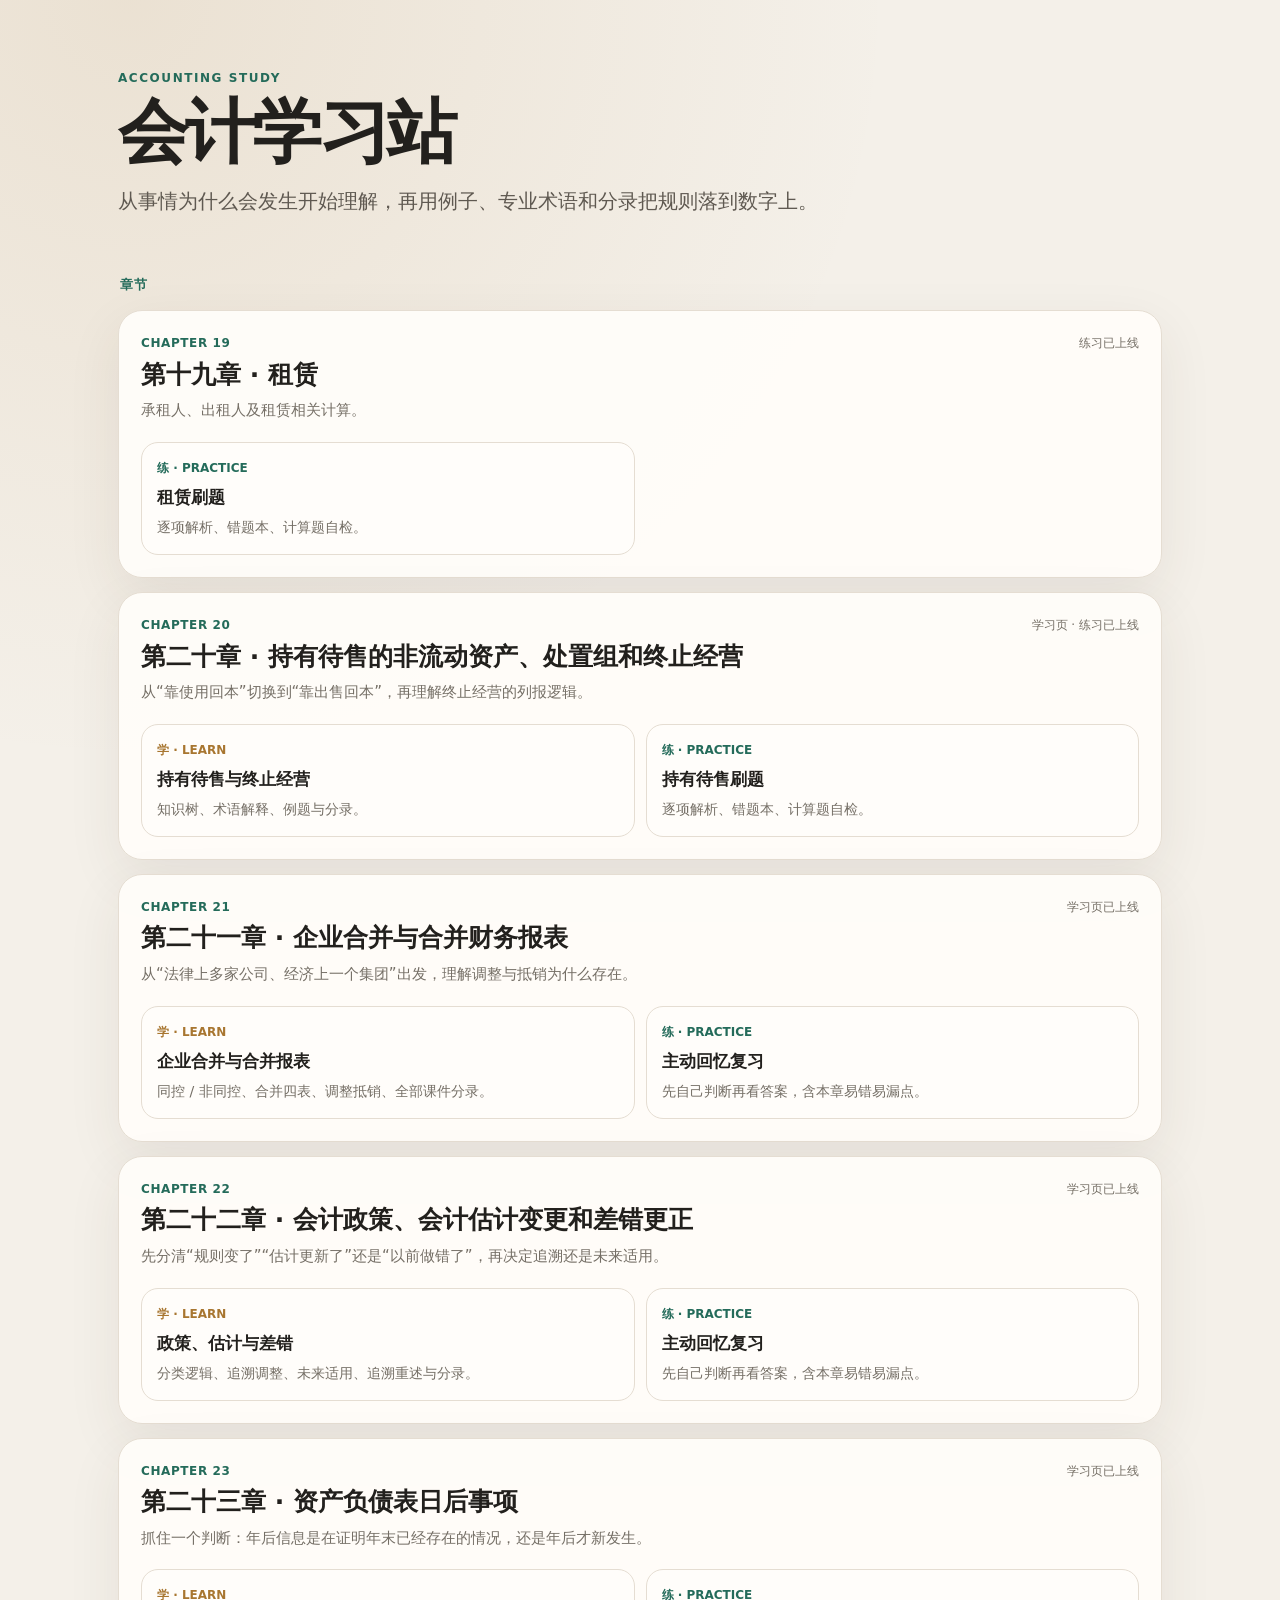
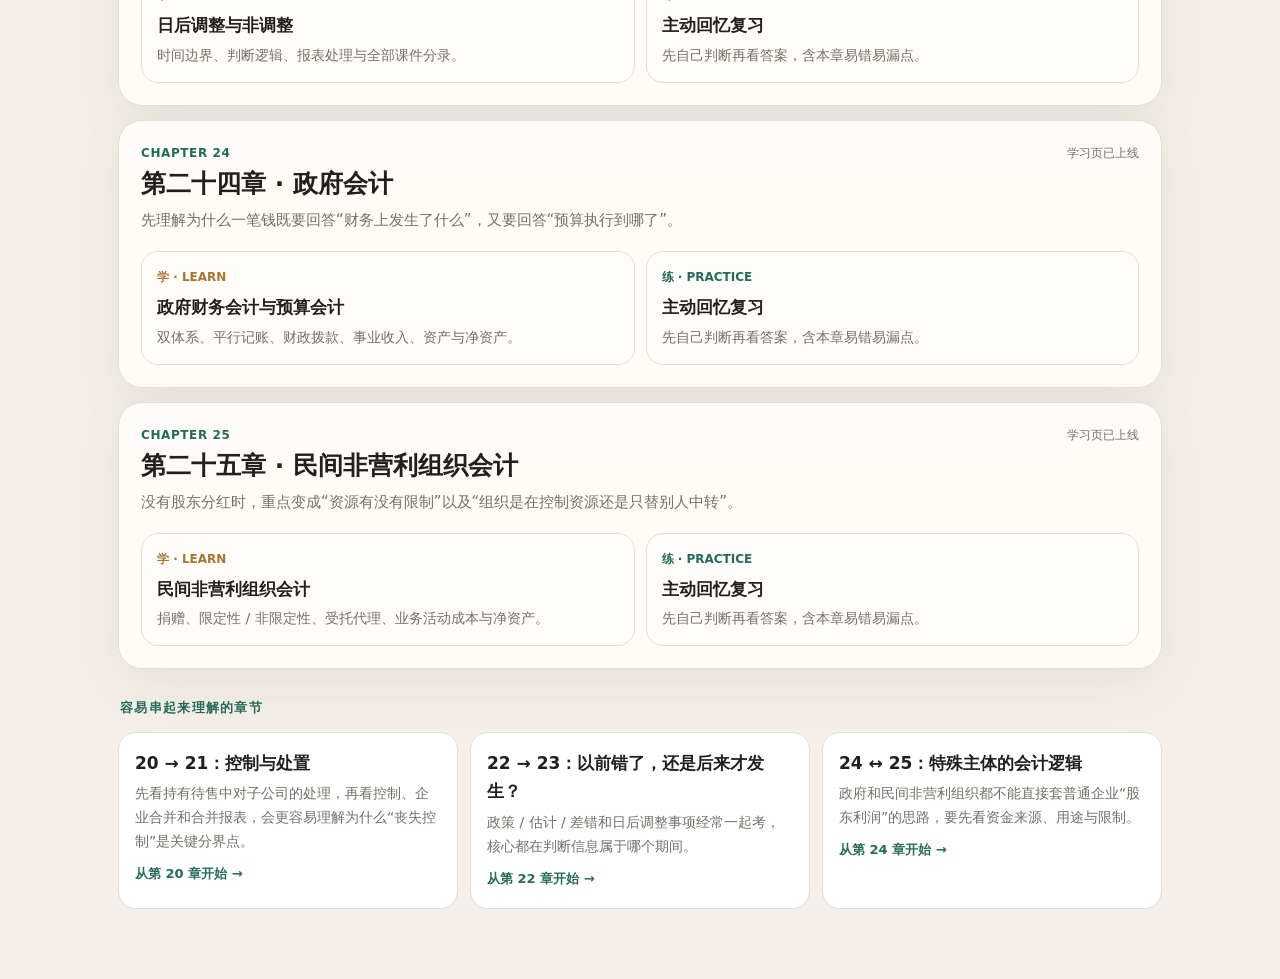
<file: index.html>
<!doctype html>
<html lang="zh-CN"><head><meta charset="utf-8"><meta name="viewport" content="width=device-width,initial-scale=1"><title>会计学习站</title>
<style>
:root{--bg:#f4f0e9;--paper:#fffdf9;--ink:#22201d;--muted:#756f66;--line:#e5ddd2;--green:#246b5a;--gold:#a87630;--gray:#f0ebe4;--shadow:0 18px 54px rgba(60,48,33,.08)}*{box-sizing:border-box}html{scroll-behavior:smooth}body{margin:0;background:radial-gradient(circle at 10% 0,rgba(168,118,48,.12),transparent 27%),var(--bg);color:var(--ink);font-family:-apple-system,BlinkMacSystemFont,"PingFang SC","Microsoft YaHei",system-ui,sans-serif;line-height:1.7;font-size:17px}.wrap{width:min(1080px,100%);margin:auto;padding:30px 18px 70px}.hero{padding:38px 0 28px}.ey{font-size:12px;letter-spacing:.13em;color:var(--green);font-weight:900}.hero h1{font-size:clamp(44px,7vw,70px);line-height:1.04;margin:8px 0 15px;letter-spacing:-.04em}.hero p{color:#5f5951;max-width:760px;margin:0;font-size:20px}.section-title{font-size:13px;font-weight:900;letter-spacing:.1em;color:var(--green);margin:28px 2px 10px}.chapter{background:rgba(255,253,249,.96);border:1px solid var(--line);border-radius:24px;box-shadow:var(--shadow);padding:22px;margin:14px 0}.chapter-head{display:flex;justify-content:space-between;gap:18px;align-items:flex-start}.no{font-size:12px;color:var(--green);font-weight:900;letter-spacing:.05em}.chapter h2{margin:4px 0 7px;font-size:25px;line-height:1.35}.chapter p{margin:0;color:var(--muted);font-size:15px}.modes{display:grid;grid-template-columns:1fr 1fr;gap:11px;margin-top:18px}.mode{border:1px solid var(--line);border-radius:17px;padding:15px;text-decoration:none;color:inherit;background:#fffdfa;display:block;transition:.14s ease}.mode.active:hover{border-color:#cdbfae;transform:translateY(-1px);box-shadow:0 9px 22px rgba(60,48,33,.06)}.mode.disabled{background:#f2eee8;color:#aaa;cursor:not-allowed}.mode .k{font-size:12px;font-weight:900;margin-bottom:5px}.mode.active.learn .k{color:var(--gold)}.mode.active.practice .k{color:var(--green)}.mode b{display:block;font-size:17px}.mode small{display:block;color:var(--muted);margin-top:5px;line-height:1.55}.badge{display:inline-flex;align-items:center;padding:5px 8px;border-radius:999px;background:var(--gray);font-size:11px;margin-top:10px}.status{white-space:nowrap;font-size:12px;color:var(--muted)}.links{display:grid;grid-template-columns:repeat(3,1fr);gap:12px;margin-top:12px}.linkcard{background:#fff;border:1px solid var(--line);border-radius:18px;padding:16px}.linkcard b{display:block;margin-bottom:5px}.linkcard p{font-size:14px;color:var(--muted);margin:0}.linkcard a{display:inline-block;margin-top:9px;font-size:13px;color:var(--green);text-decoration:none;font-weight:800}@media(max-width:760px){.wrap{padding:20px 12px 44px}.hero h1{font-size:45px}.hero p{font-size:18px}.modes,.links{grid-template-columns:1fr}.chapter-head{display:block}.status{margin-top:8px}}
</style></head><body><main class="wrap"><section class="hero"><div class="ey">ACCOUNTING STUDY</div><h1>会计学习站</h1><p>从事情为什么会发生开始理解，再用例子、专业术语和分录把规则落到数字上。</p></section>
<div class="section-title">章节</div>
<section class="chapter"><div class="chapter-head"><div><div class="no">CHAPTER 19</div><h2>第十九章 · 租赁</h2><p>承租人、出租人及租赁相关计算。</p></div><div class="status">练习已上线</div></div><div class="modes"><a class="mode active practice" href="chapter19/practice.html"><div class="k">练 · PRACTICE</div><b>租赁刷题</b><small>逐项解析、错题本、计算题自检。</small></a></div></section>
<section class="chapter"><div class="chapter-head"><div><div class="no">CHAPTER 20</div><h2>第二十章 · 持有待售的非流动资产、处置组和终止经营</h2><p>从“靠使用回本”切换到“靠出售回本”，再理解终止经营的列报逻辑。</p></div><div class="status">学习页 · 练习已上线</div></div><div class="modes"><a class="mode active learn" href="chapter20/learn.html"><div class="k">学 · LEARN</div><b>持有待售与终止经营</b><small>知识树、术语解释、例题与分录。</small></a><a class="mode active practice" href="chapter20/practice.html"><div class="k">练 · PRACTICE</div><b>持有待售刷题</b><small>逐项解析、错题本、计算题自检。</small></a></div></section>
<section class="chapter"><div class="chapter-head"><div><div class="no">CHAPTER 21</div><h2>第二十一章 · 企业合并与合并财务报表</h2><p>从“法律上多家公司、经济上一个集团”出发，理解调整与抵销为什么存在。</p></div><div class="status">学习页已上线</div></div><div class="modes"><a class="mode active learn" href="chapter21/learn.html"><div class="k">学 · LEARN</div><b>企业合并与合并报表</b><small>同控 / 非同控、合并四表、调整抵销、全部课件分录。</small></a><a class="mode active practice" href="review.html?ch=21"><div class="k">练 · PRACTICE</div><b>主动回忆复习</b><small>先自己判断再看答案，含本章易错易漏点。</small></a></div></section>
<section class="chapter"><div class="chapter-head"><div><div class="no">CHAPTER 22</div><h2>第二十二章 · 会计政策、会计估计变更和差错更正</h2><p>先分清“规则变了”“估计更新了”还是“以前做错了”，再决定追溯还是未来适用。</p></div><div class="status">学习页已上线</div></div><div class="modes"><a class="mode active learn" href="chapter22/learn.html"><div class="k">学 · LEARN</div><b>政策、估计与差错</b><small>分类逻辑、追溯调整、未来适用、追溯重述与分录。</small></a><a class="mode active practice" href="review.html?ch=22"><div class="k">练 · PRACTICE</div><b>主动回忆复习</b><small>先自己判断再看答案，含本章易错易漏点。</small></a></div></section>
<section class="chapter"><div class="chapter-head"><div><div class="no">CHAPTER 23</div><h2>第二十三章 · 资产负债表日后事项</h2><p>抓住一个判断：年后信息是在证明年末已经存在的情况，还是年后才新发生。</p></div><div class="status">学习页已上线</div></div><div class="modes"><a class="mode active learn" href="chapter23/learn.html"><div class="k">学 · LEARN</div><b>日后调整与非调整</b><small>时间边界、判断逻辑、报表处理与全部课件分录。</small></a><a class="mode active practice" href="review.html?ch=23"><div class="k">练 · PRACTICE</div><b>主动回忆复习</b><small>先自己判断再看答案，含本章易错易漏点。</small></a></div></section>
<section class="chapter"><div class="chapter-head"><div><div class="no">CHAPTER 24</div><h2>第二十四章 · 政府会计</h2><p>先理解为什么一笔钱既要回答“财务上发生了什么”，又要回答“预算执行到哪了”。</p></div><div class="status">学习页已上线</div></div><div class="modes"><a class="mode active learn" href="chapter24/learn.html"><div class="k">学 · LEARN</div><b>政府财务会计与预算会计</b><small>双体系、平行记账、财政拨款、事业收入、资产与净资产。</small></a><a class="mode active practice" href="review.html?ch=24"><div class="k">练 · PRACTICE</div><b>主动回忆复习</b><small>先自己判断再看答案，含本章易错易漏点。</small></a></div></section>
<section class="chapter"><div class="chapter-head"><div><div class="no">CHAPTER 25</div><h2>第二十五章 · 民间非营利组织会计</h2><p>没有股东分红时，重点变成“资源有没有限制”以及“组织是在控制资源还是只替别人中转”。</p></div><div class="status">学习页已上线</div></div><div class="modes"><a class="mode active learn" href="chapter25/learn.html"><div class="k">学 · LEARN</div><b>民间非营利组织会计</b><small>捐赠、限定性 / 非限定性、受托代理、业务活动成本与净资产。</small></a><a class="mode active practice" href="review.html?ch=25"><div class="k">练 · PRACTICE</div><b>主动回忆复习</b><small>先自己判断再看答案，含本章易错易漏点。</small></a></div></section>
<div class="section-title">容易串起来理解的章节</div><section class="links"><div class="linkcard"><b>20 → 21：控制与处置</b><p>先看持有待售中对子公司的处理，再看控制、企业合并和合并报表，会更容易理解为什么“丧失控制”是关键分界点。</p><a href="chapter20/learn.html">从第 20 章开始 →</a></div><div class="linkcard"><b>22 → 23：以前错了，还是后来才发生？</b><p>政策 / 估计 / 差错和日后调整事项经常一起考，核心都在判断信息属于哪个期间。</p><a href="chapter22/learn.html">从第 22 章开始 →</a></div><div class="linkcard"><b>24 ↔ 25：特殊主体的会计逻辑</b><p>政府和民间非营利组织都不能直接套普通企业“股东利润”的思路，要先看资金来源、用途与限制。</p><a href="chapter24/learn.html">从第 24 章开始 →</a></div></section>
</main></body></html>
</file>
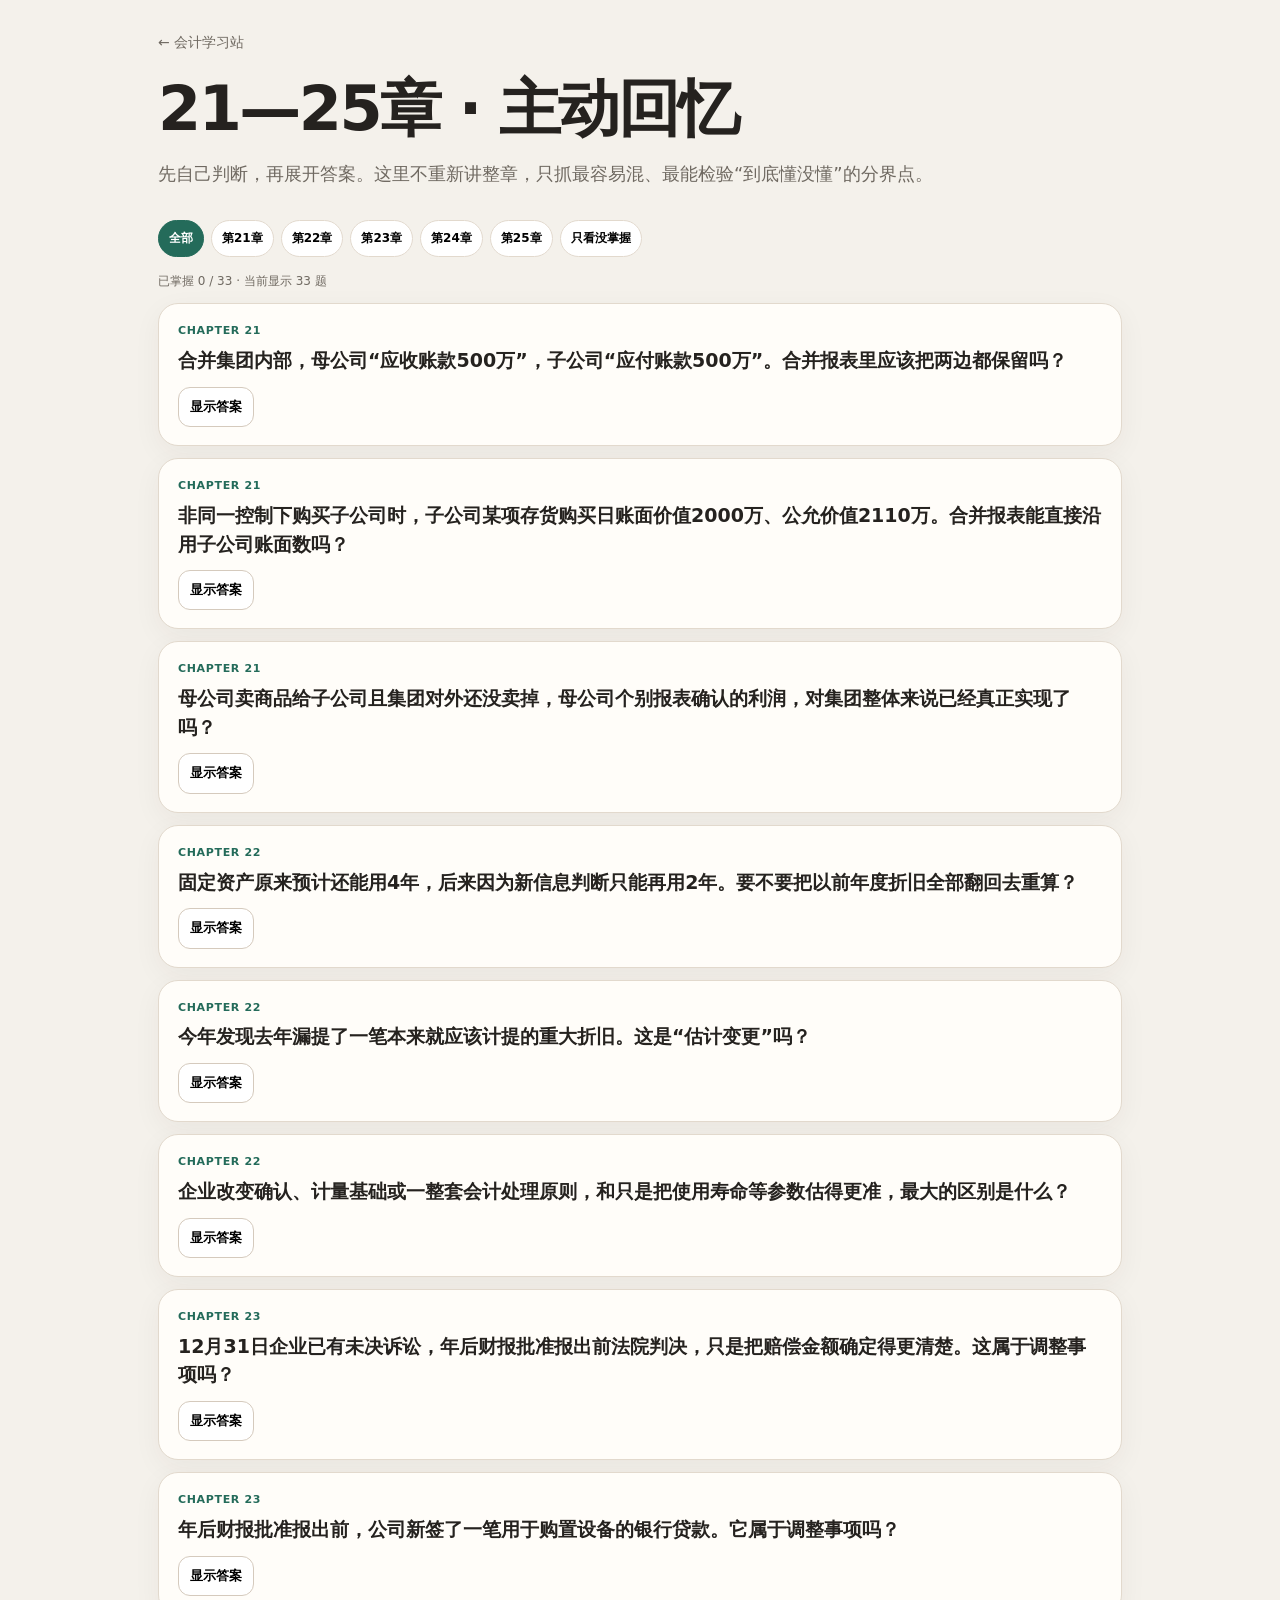
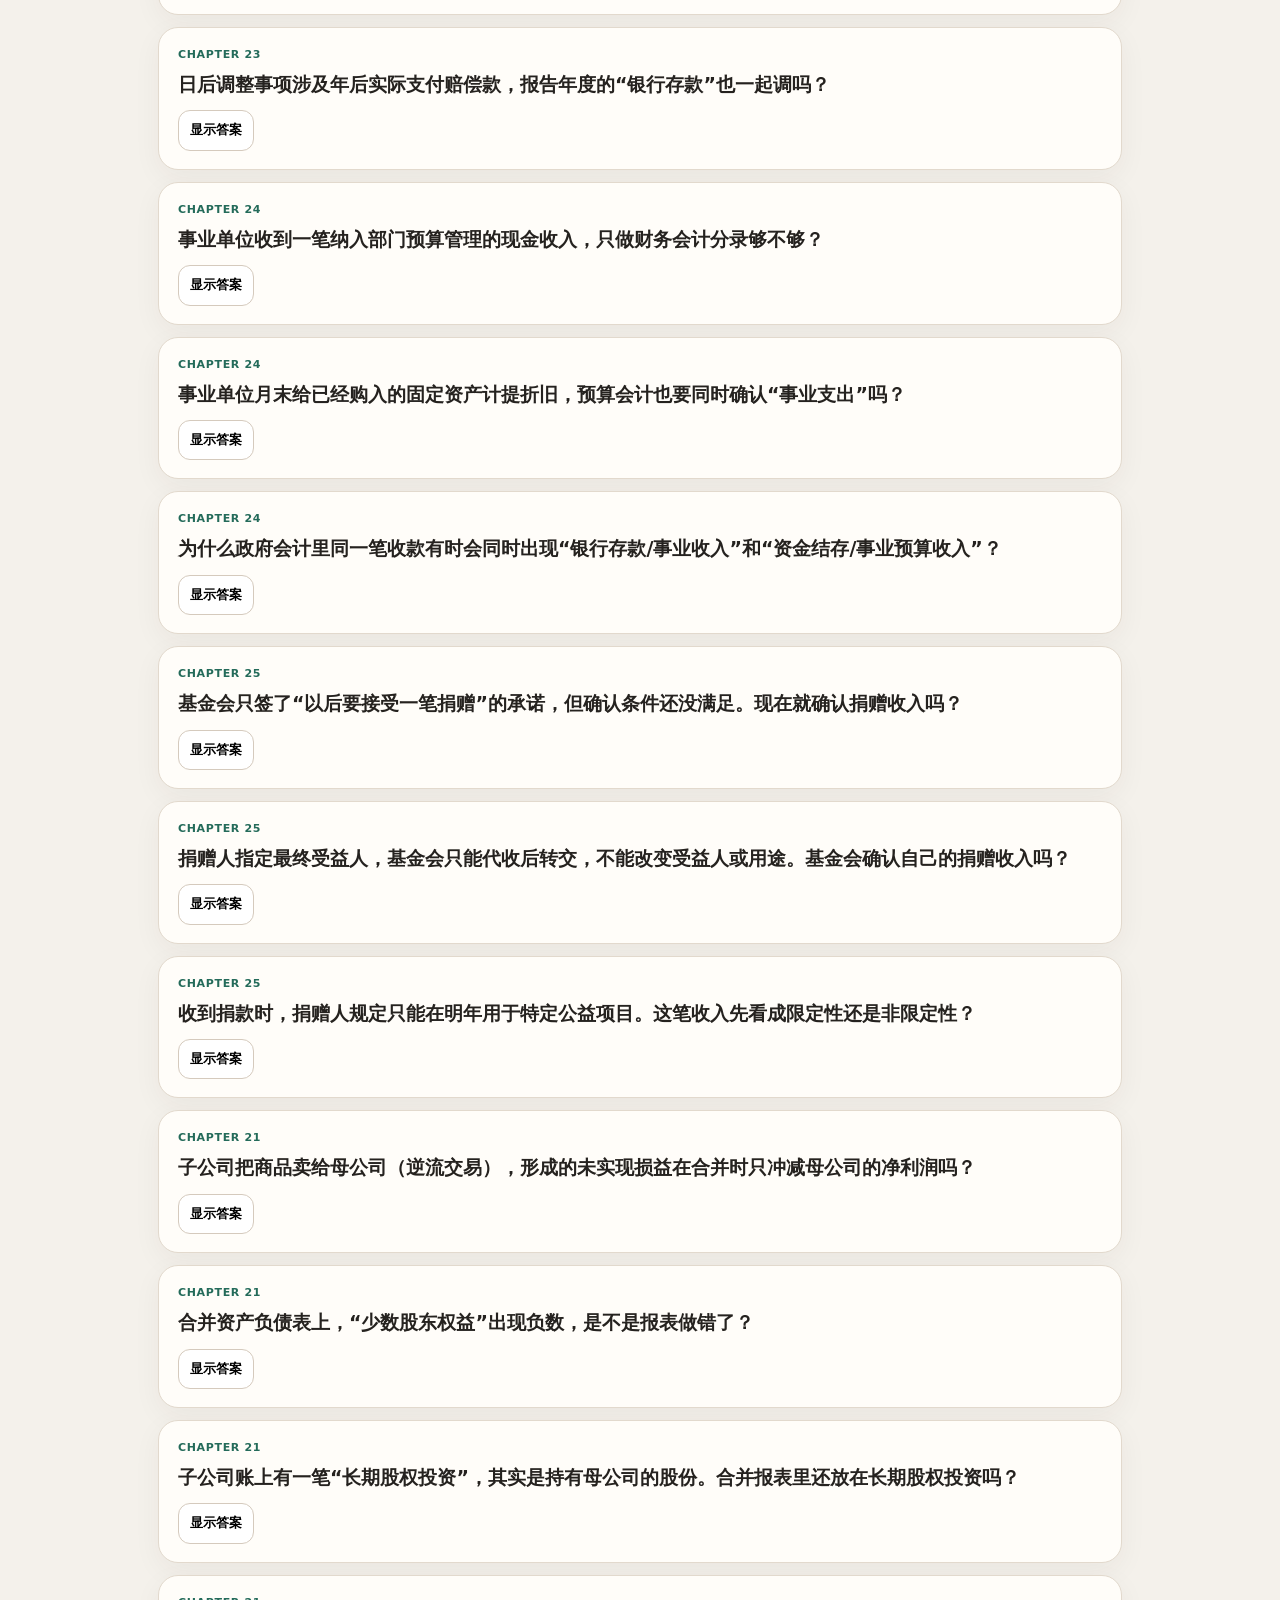
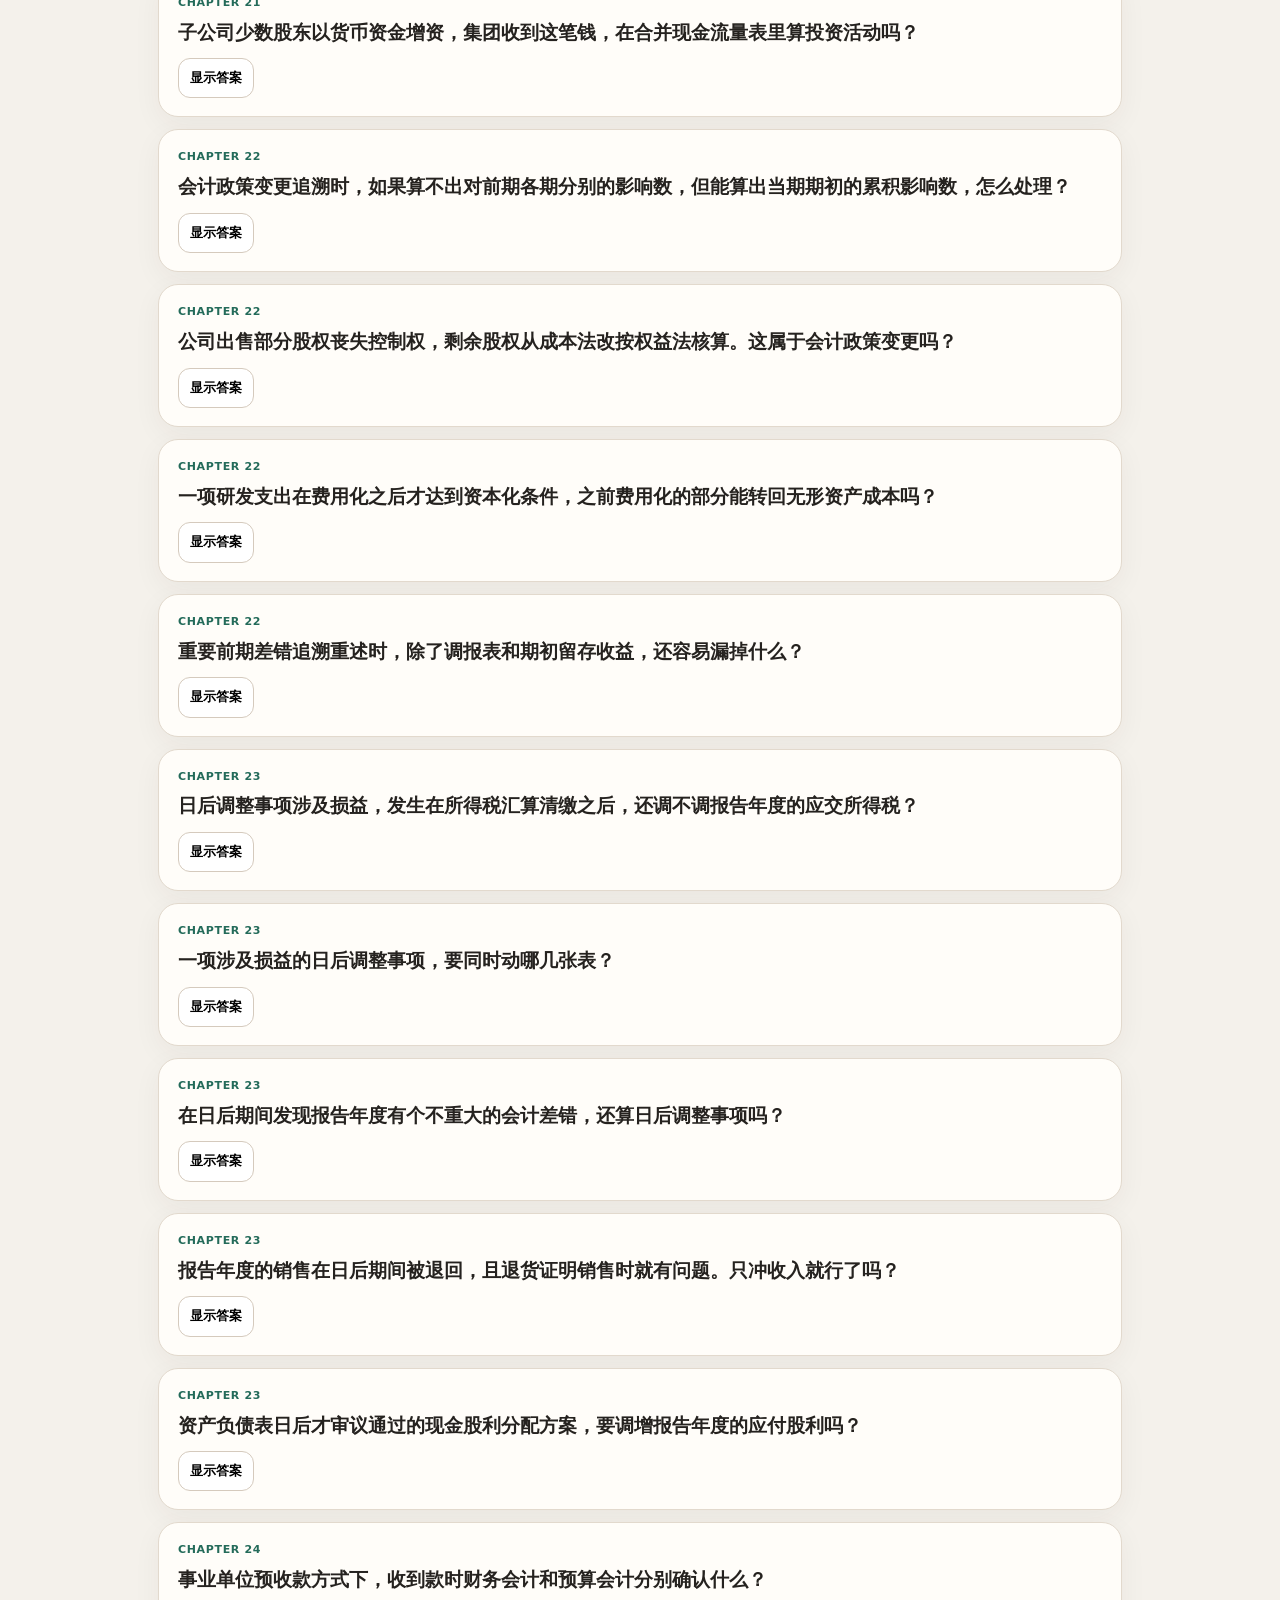
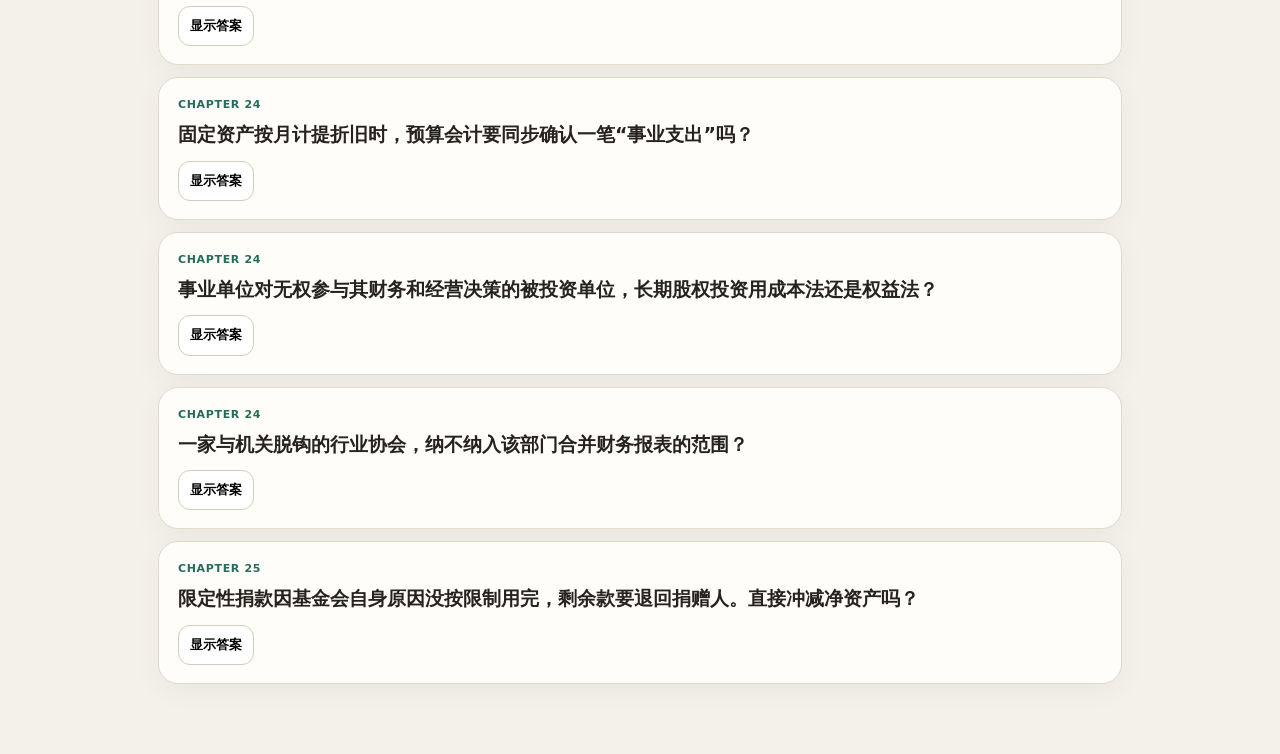
<file: review.html>
<!doctype html><html lang="zh-CN"><head><meta charset="utf-8"><meta name="viewport" content="width=device-width,initial-scale=1"><title>21—25章 · 主动回忆复习</title><style>:root{--bg:#f4f1eb;--paper:#fffdf9;--ink:#25221f;--muted:#6f6961;--line:#e2d9cd;--green:#246b5a;--red:#9b4d58}*{box-sizing:border-box}body{margin:0;background:var(--bg);color:var(--ink);font-family:-apple-system,BlinkMacSystemFont,"PingFang SC","Microsoft YaHei",system-ui,sans-serif;line-height:1.72}.wrap{width:min(1000px,100%);margin:auto;padding:28px 18px 70px}.back{color:var(--muted);text-decoration:none;font-size:14px}h1{font-size:clamp(40px,6vw,62px);line-height:1.06;letter-spacing:-.04em;margin:20px 0 9px}.lead{font-size:18px;color:var(--muted);max-width:800px}.tabs{display:flex;gap:7px;flex-wrap:wrap;position:sticky;top:0;padding:12px 0;background:rgba(244,241,235,.95);backdrop-filter:blur(12px);z-index:10}.tabs button{border:1px solid var(--line);background:#fff;border-radius:999px;padding:7px 10px;font:inherit;font-size:12px;font-weight:850;cursor:pointer}.tabs button.on{background:var(--green);color:#fff;border-color:var(--green)}.progress{font-size:12px;color:var(--muted);margin:2px 0 12px}.grid{display:grid;gap:12px}.q{background:var(--paper);border:1px solid var(--line);border-radius:20px;padding:18px 19px;box-shadow:0 8px 28px rgba(58,47,35,.05)}.meta{font-size:11px;font-weight:900;color:var(--green);letter-spacing:.06em}.q h2{font-size:19px;line-height:1.5;margin:5px 0 12px}.actions{display:flex;gap:8px;flex-wrap:wrap}.actions button{border:1px solid #d5cabd;background:#fff;border-radius:12px;padding:8px 11px;font:inherit;font-size:13px;font-weight:800;cursor:pointer}.actions button:hover{background:#f8f2ea}.answer{display:none;margin-top:12px;padding:13px 14px;border-left:4px solid var(--green);background:#edf6f1;border-radius:0 13px 13px 0}.answer b{display:block;margin-bottom:4px}.reason{color:#544e47;font-size:14px}.mark{margin-top:9px;display:flex;gap:7px}.mark button{font-size:12px}.mark .bad{color:var(--red)}.q.known{opacity:.62}.q.known::after{content:'✓ 已掌握';display:inline-block;margin-top:8px;font-size:11px;font-weight:900;color:var(--green)}@media(max-width:650px){.wrap{padding:20px 12px 50px}.q{padding:16px 15px}}</style></head><body><main class="wrap"><a class="back" href="index.html">← 会计学习站</a><h1>21—25章 · 主动回忆</h1><p class="lead">先自己判断，再展开答案。这里不重新讲整章，只抓最容易混、最能检验“到底懂没懂”的分界点。</p><div class="tabs"><button class="on" data-ch="all">全部</button><button data-ch="21">第21章</button><button data-ch="22">第22章</button><button data-ch="23">第23章</button><button data-ch="24">第24章</button><button data-ch="25">第25章</button><button id="weak" data-ch="weak">只看没掌握</button></div><div class="progress" id="progress"></div><section class="grid" id="grid"></section></main><script>
const DATA=[
[21,'合并集团内部，母公司“应收账款500万”，子公司“应付账款500万”。合并报表里应该把两边都保留吗？','不应该。','集团整体不能既“欠自己钱”又“被自己欠钱”。内部债权、债务要抵销；如果内部应收账款还计提了坏账准备，还要继续处理相应减值影响。'],
[21,'非同一控制下购买子公司时，子公司某项存货购买日账面价值2000万、公允价值2110万。合并报表能直接沿用子公司账面数吗？','不能直接沿用。','购买日要先把可辨认资产、负债调整到购买日公允价值，再处理这些评估增减值在后续期间实现时对成本、折旧、损益等的影响。'],
[21,'母公司卖商品给子公司且集团对外还没卖掉，母公司个别报表确认的利润，对集团整体来说已经真正实现了吗？','没有完全实现。','从集团视角只是把货从左口袋移到右口袋。对外销售前，内部交易形成的未实现损益不能当成集团对外赚到的利润。'],
[22,'固定资产原来预计还能用4年，后来因为新信息判断只能再用2年。要不要把以前年度折旧全部翻回去重算？','不要。','这属于会计估计更新。以前的信息条件下原估计可以是合理的，所以从变更日起按新估计未来适用。'],
[22,'今年发现去年漏提了一笔本来就应该计提的重大折旧。这是“估计变更”吗？','不是，是前期差错。','当时所需信息已经存在，只是没有正确处理。重要前期差错通常追溯重述，并调整比较数据、期初留存收益等。'],
[22,'企业改变确认、计量基础或一整套会计处理原则，和只是把使用寿命等参数估得更准，最大的区别是什么？','前者更接近会计政策变更，后者是会计估计变更。','先判断“规则层”有没有换，再判断是否只是同一规则下参数和方法因新信息而更新。'],
[23,'12月31日企业已有未决诉讼，年后财报批准报出前法院判决，只是把赔偿金额确定得更清楚。这属于调整事项吗？','属于。','年后判决提供的是年末已经存在状况的进一步证据，所以要把新证据反映回报告年度。'],
[23,'年后财报批准报出前，公司新签了一笔用于购置设备的银行贷款。它属于调整事项吗？','通常不属于调整事项。','贷款合同是年后新发生的事项，并不是在证明年末已经存在的状况。重大时考虑披露，而不是改年末数字。'],
[23,'日后调整事项涉及年后实际支付赔偿款，报告年度的“银行存款”也一起调吗？','不调报告年度货币资金。','调整的是能证明年末状况的部分；年后真实现金支付仍是年后的现金事项，不把年后的现金流硬塞回上一年。'],
[24,'事业单位收到一笔纳入部门预算管理的现金收入，只做财务会计分录够不够？','通常不够。','这类现金收支一般需要平行记账：财务会计记录经济业务，预算会计同时记录预算收入/支出及资金结存变化。'],
[24,'事业单位月末给已经购入的固定资产计提折旧，预算会计也要同时确认“事业支出”吗？','不需要机械同步。','折旧是财务会计的权责发生制费用，并没有发生新的预算现金支出。课件例题明确：购入时预算会计确认支出，月末折旧时预算会计不作处理。'],
[24,'为什么政府会计里同一笔收款有时会同时出现“银行存款/事业收入”和“资金结存/事业预算收入”？','因为在回答两个不同问题。','前一套是财务会计：经济资源和收入怎么变；后一套是预算会计：预算资金实际收了多少、预算执行到哪。'],
[25,'基金会只签了“以后要接受一笔捐赠”的承诺，但确认条件还没满足。现在就确认捐赠收入吗？','不确认。','捐赠承诺本身不满足非交换交易收入的确认条件时，不确认捐赠收入。'],
[25,'捐赠人指定最终受益人，基金会只能代收后转交，不能改变受益人或用途。基金会确认自己的捐赠收入吗？','不按自己的捐赠收入处理。','基金会只是中介，属于受托代理业务，核心是确认受托代理资产和受托代理负债。'],
[25,'收到捐款时，捐赠人规定只能在明年用于特定公益项目。这笔收入先看成限定性还是非限定性？','限定性。','外部捐赠人设置了时间或用途限制，所以先按限定性捐赠收入及限定性净资产逻辑核算，限制解除后再按本章规则重分类。'],
[21,'子公司把商品卖给母公司（逆流交易），形成的未实现损益在合并时只冲减母公司的净利润吗？','不是全冲母公司。','逆流交易的未实现损益（扣除所得税影响后）要按母公司持股比例，在“归属于母公司所有者的净利润”和“少数股东损益”之间分配抵销；顺流交易（母公司卖给子公司）才全额冲减母公司净利润。'],
[21,'合并资产负债表上，“少数股东权益”出现负数，是不是报表做错了？','不是做错。','少数股东权益是合并报表特有的项目，不要求永远为正；少数股东损益同样只存在于合并报表。'],
[21,'子公司账上有一笔“长期股权投资”，其实是持有母公司的股份。合并报表里还放在长期股权投资吗？','不，转列为库存股。','从集团整体看这相当于自己持有自己的股份，按取得成本转列库存股，作为所有者权益的减项。'],
[21,'子公司少数股东以货币资金增资，集团收到这笔钱，在合并现金流量表里算投资活动吗？','算筹资活动。','这是集团从外部少数股东收到的权益性资金，列入“筹资活动产生的现金流量”，不是投资活动。'],
[22,'会计政策变更追溯时，如果算不出对前期各期分别的影响数，但能算出当期期初的累积影响数，怎么处理？','从能追溯的最早期间期初开始用新政策。','“不切实可行”有两档退法：算不出各期影响数，就从能追溯的最早期间期初用新政策；如果连当期期初的累积影响数都算不出来，就直接采用未来适用法，不再追溯。'],
[22,'公司出售部分股权丧失控制权，剩余股权从成本法改按权益法核算。这属于会计政策变更吗？','不属于。','这是本期交易发生本质变化后采用适用的新政策。编制合并报表时统一子公司的会计政策，也不是会计估计变更。'],
[22,'一项研发支出在费用化之后才达到资本化条件，之前费用化的部分能转回无形资产成本吗？','不能。','研究阶段费用化的钱泼出去收不回；若前期误资本化了，应冲减无形资产、转回对应摊销，再通过“以前年度损益调整”处理。'],
[22,'重要前期差错追溯重述时，除了调报表和期初留存收益，还容易漏掉什么？','每股收益。','需要披露每股收益的企业，要同步重算基本每股收益和稀释每股收益。'],
[23,'日后调整事项涉及损益，发生在所得税汇算清缴之后，还调不调报告年度的应交所得税？','通常不再调。','发生在汇算清缴之后、涉及损益的调整事项，一般不再调整报告年度的应纳税额；发生在汇算清缴之前、符合税法规定的，才调整报告年度应交所得税。'],
[23,'一项涉及损益的日后调整事项，要同时动哪几张表？','三张表一起动。','同步调整报告年度资产负债表、利润表和所有者权益变动表相关项目，再按规定结转盈余公积和未分配利润。'],
[23,'在日后期间发现报告年度有个不重大的会计差错，还算日后调整事项吗？','算。','在日后期间发现的报告年度会计差错，无论是否重大，都属于资产负债表日后调整事项。'],
[23,'报告年度的销售在日后期间被退回，且退货证明销售时就有问题。只冲收入就行了吗？','不止。','冲回报告年度收入和销项税、恢复存货并冲回成本，同时处理报告年度所得税、未分配利润和盈余公积。注意退货必须发生在日后期间内，出了期间就是当期事项。'],
[23,'资产负债表日后才审议通过的现金股利分配方案，要调增报告年度的应付股利吗？','不调。','在资产负债表日还没有形成现时义务，所以不调整报告年度负债；重大时作为非调整事项披露。'],
[24,'事业单位预收款方式下，收到款时财务会计和预算会计分别确认什么？','财务先记预收账款，预算先记事业预算收入。','收钱和确认收入不是同一天：以后按合同完成进度，财务会计再确认事业收入，预算会计不再重复确认。'],
[24,'固定资产按月计提折旧时，预算会计要同步确认一笔“事业支出”吗？','不要。','折旧属于非现金消耗，只做财务会计“业务活动费用—固定资产累计折旧”，预算会计不作处理。'],
[24,'事业单位对无权参与其财务和经营决策的被投资单位，长期股权投资用成本法还是权益法？','成本法。','不能机械照搬企业会计的判断口径。'],
[24,'一家与机关脱钩的行业协会，纳不纳入该部门合并财务报表的范围？','不纳入。','合并范围看实际管理关系：所属企业、与机关脱钩的行业协会、无财政预算拨款关系的挂靠组织等不纳入。'],
[25,'限定性捐款因基金会自身原因没按限制用完，剩余款要退回捐赠人。直接冲减净资产吗？','不，通过费用确认退款义务。','例25-6：借记管理费用、贷记其他应付款，而不是继续留在净资产里。']
];
const grid=document.getElementById('grid'),prog=document.getElementById('progress');let filter='all';
const key=i=>`acct_review_${i}`;
function render(){grid.innerHTML='';let shown=0,known=0;DATA.forEach((d,i)=>{const mastered=localStorage.getItem(key(i))==='1';if(mastered)known++;if(filter!=='all'&&filter!=='weak'&&String(d[0])!==filter)return;if(filter==='weak'&&mastered)return;shown++;const a=document.createElement('article');a.className='q'+(mastered?' known':'');a.innerHTML=`<div class="meta">CHAPTER ${d[0]}</div><h2>${d[1]}</h2><div class="actions"><button class="show">显示答案</button></div><div class="answer"><b>${d[2]}</b><div class="reason">${d[3]}</div><div class="mark"><button class="good">我会了</button><button class="bad">还不熟</button></div></div>`;a.querySelector('.show').onclick=e=>{const x=a.querySelector('.answer');x.style.display=x.style.display==='block'?'none':'block';e.target.textContent=x.style.display==='block'?'收起答案':'显示答案'};a.querySelector('.good').onclick=()=>{localStorage.setItem(key(i),'1');render()};a.querySelector('.bad').onclick=()=>{localStorage.removeItem(key(i));render()};grid.append(a)});prog.textContent=`已掌握 ${known} / ${DATA.length} · 当前显示 ${shown} 题`;}
document.querySelectorAll('.tabs button').forEach(b=>b.onclick=()=>{document.querySelectorAll('.tabs button').forEach(x=>x.classList.remove('on'));b.classList.add('on');filter=b.dataset.ch;render()});render();
try{const _c=new URLSearchParams(location.search).get('ch');if(_c){const _b=Array.prototype.find.call(document.querySelectorAll('.tabs button'),b=>b.dataset.ch===_c);if(_b)_b.click();}}catch(e){}
</script></body></html>
</file>
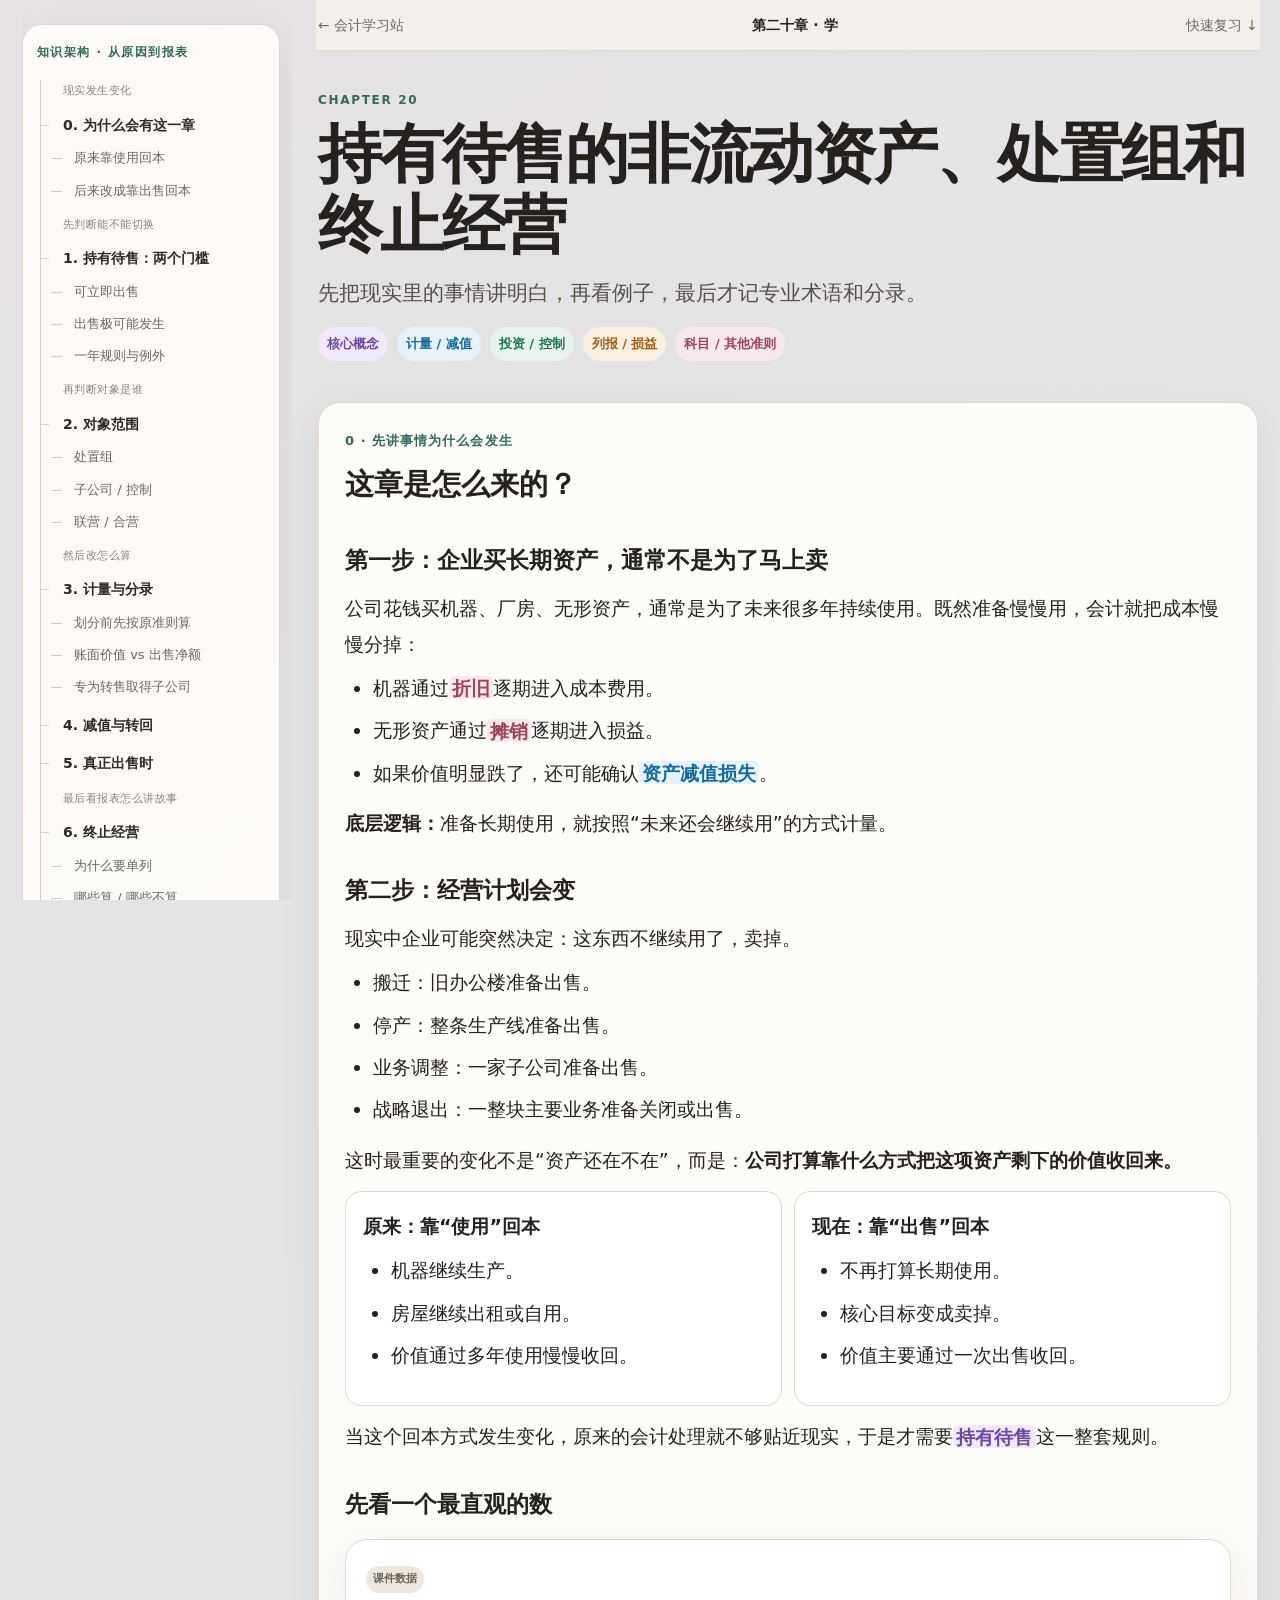
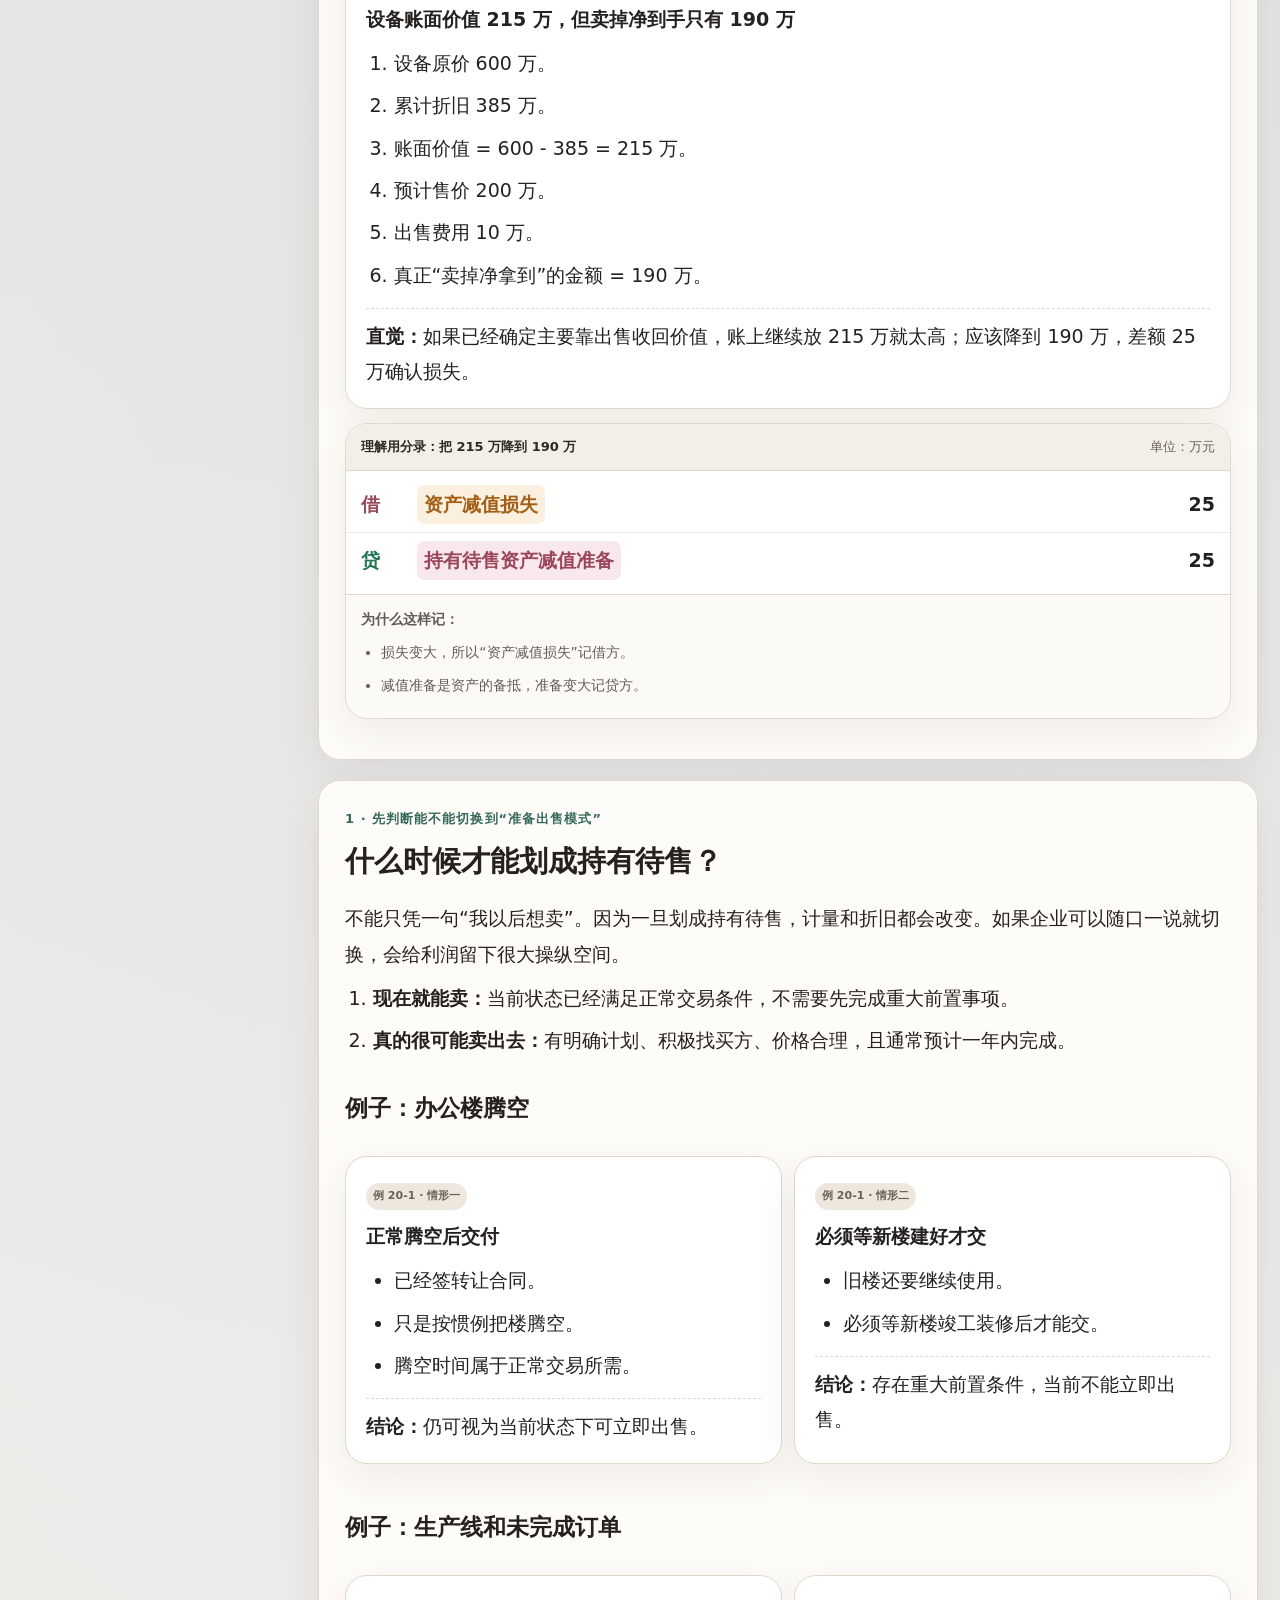
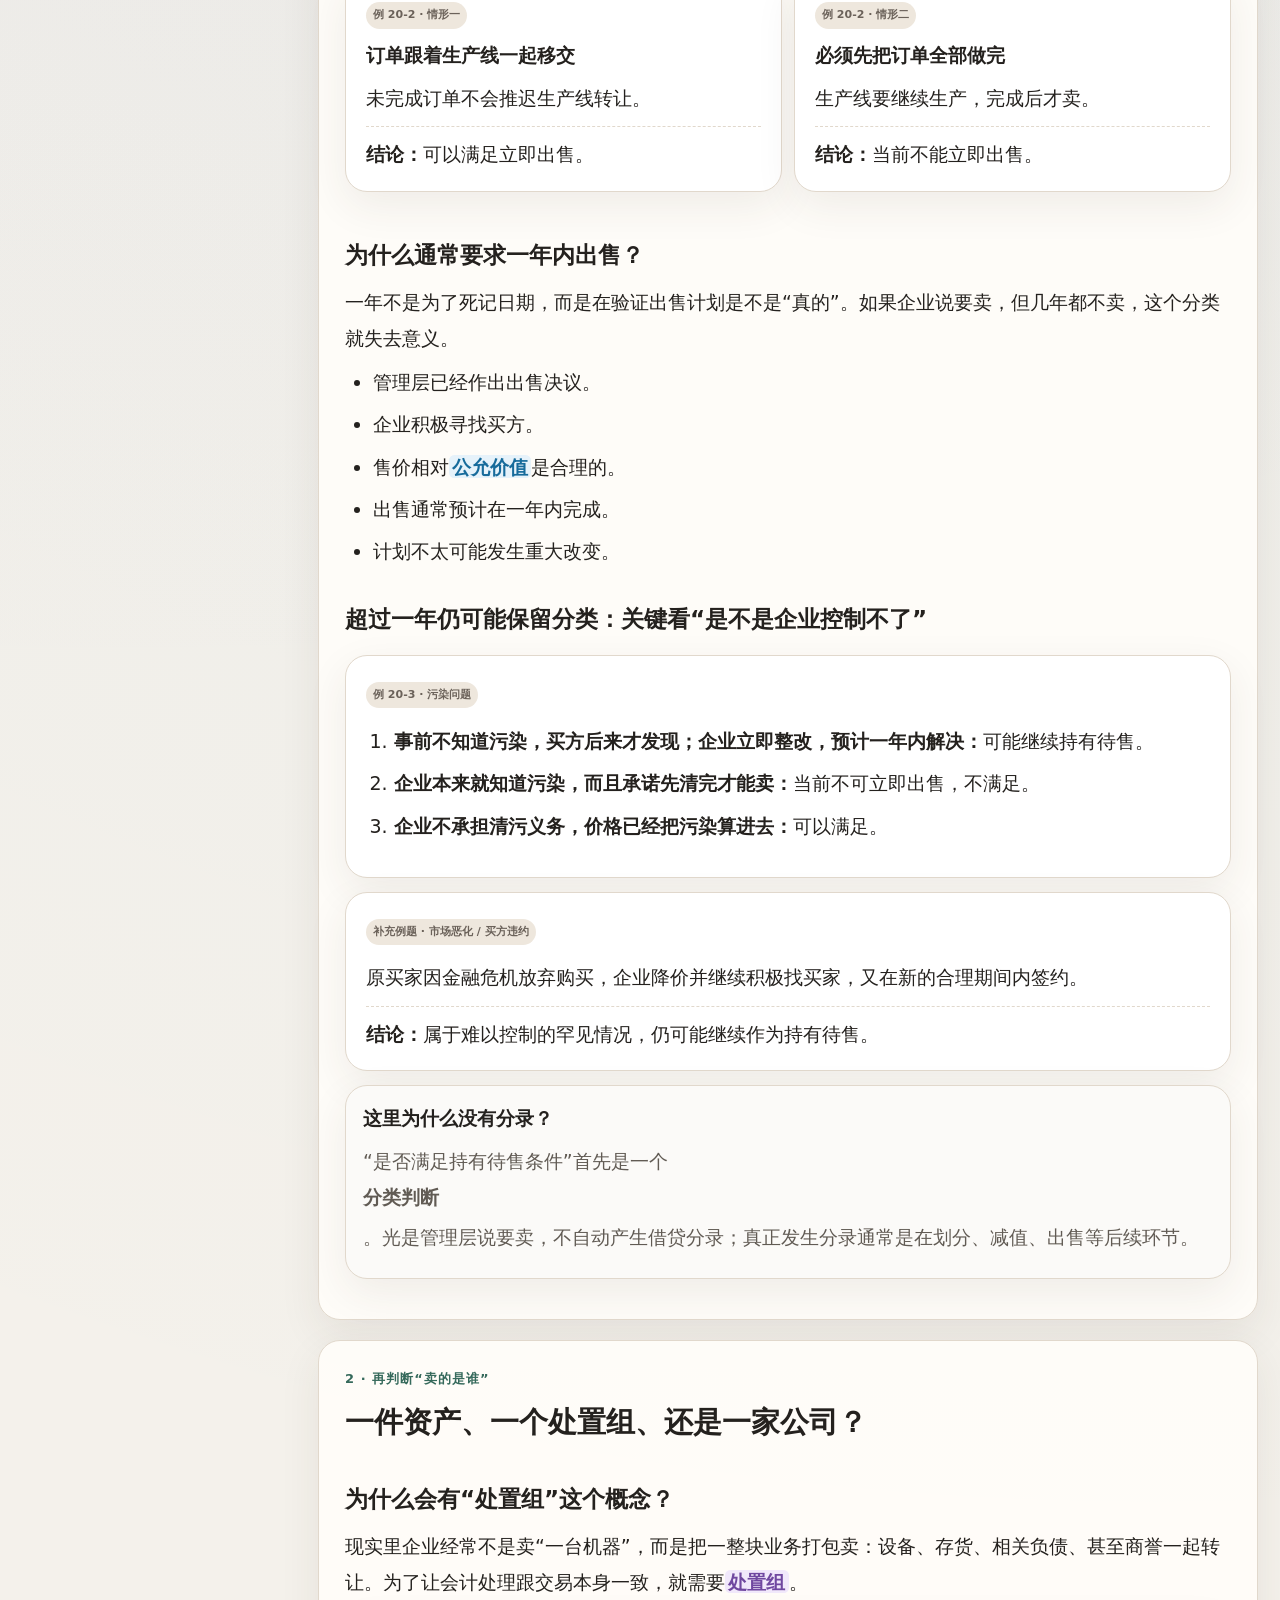
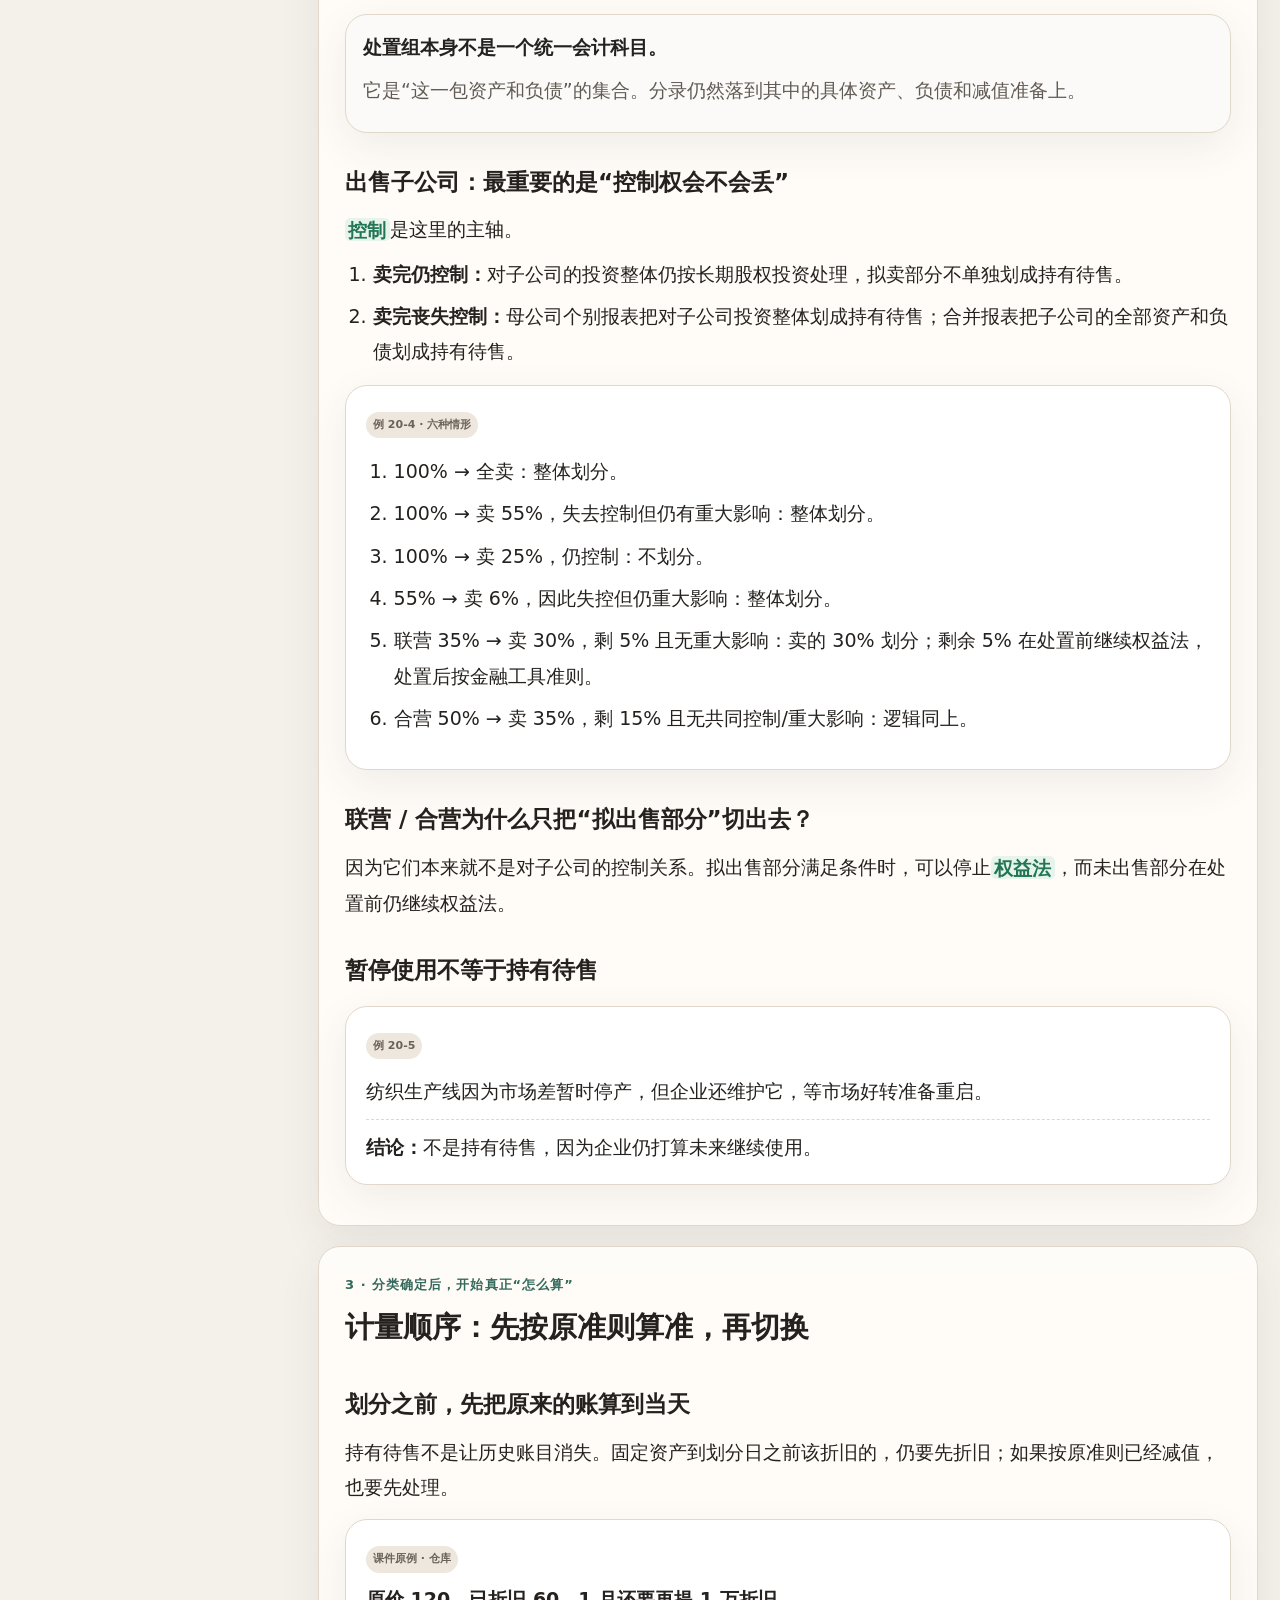
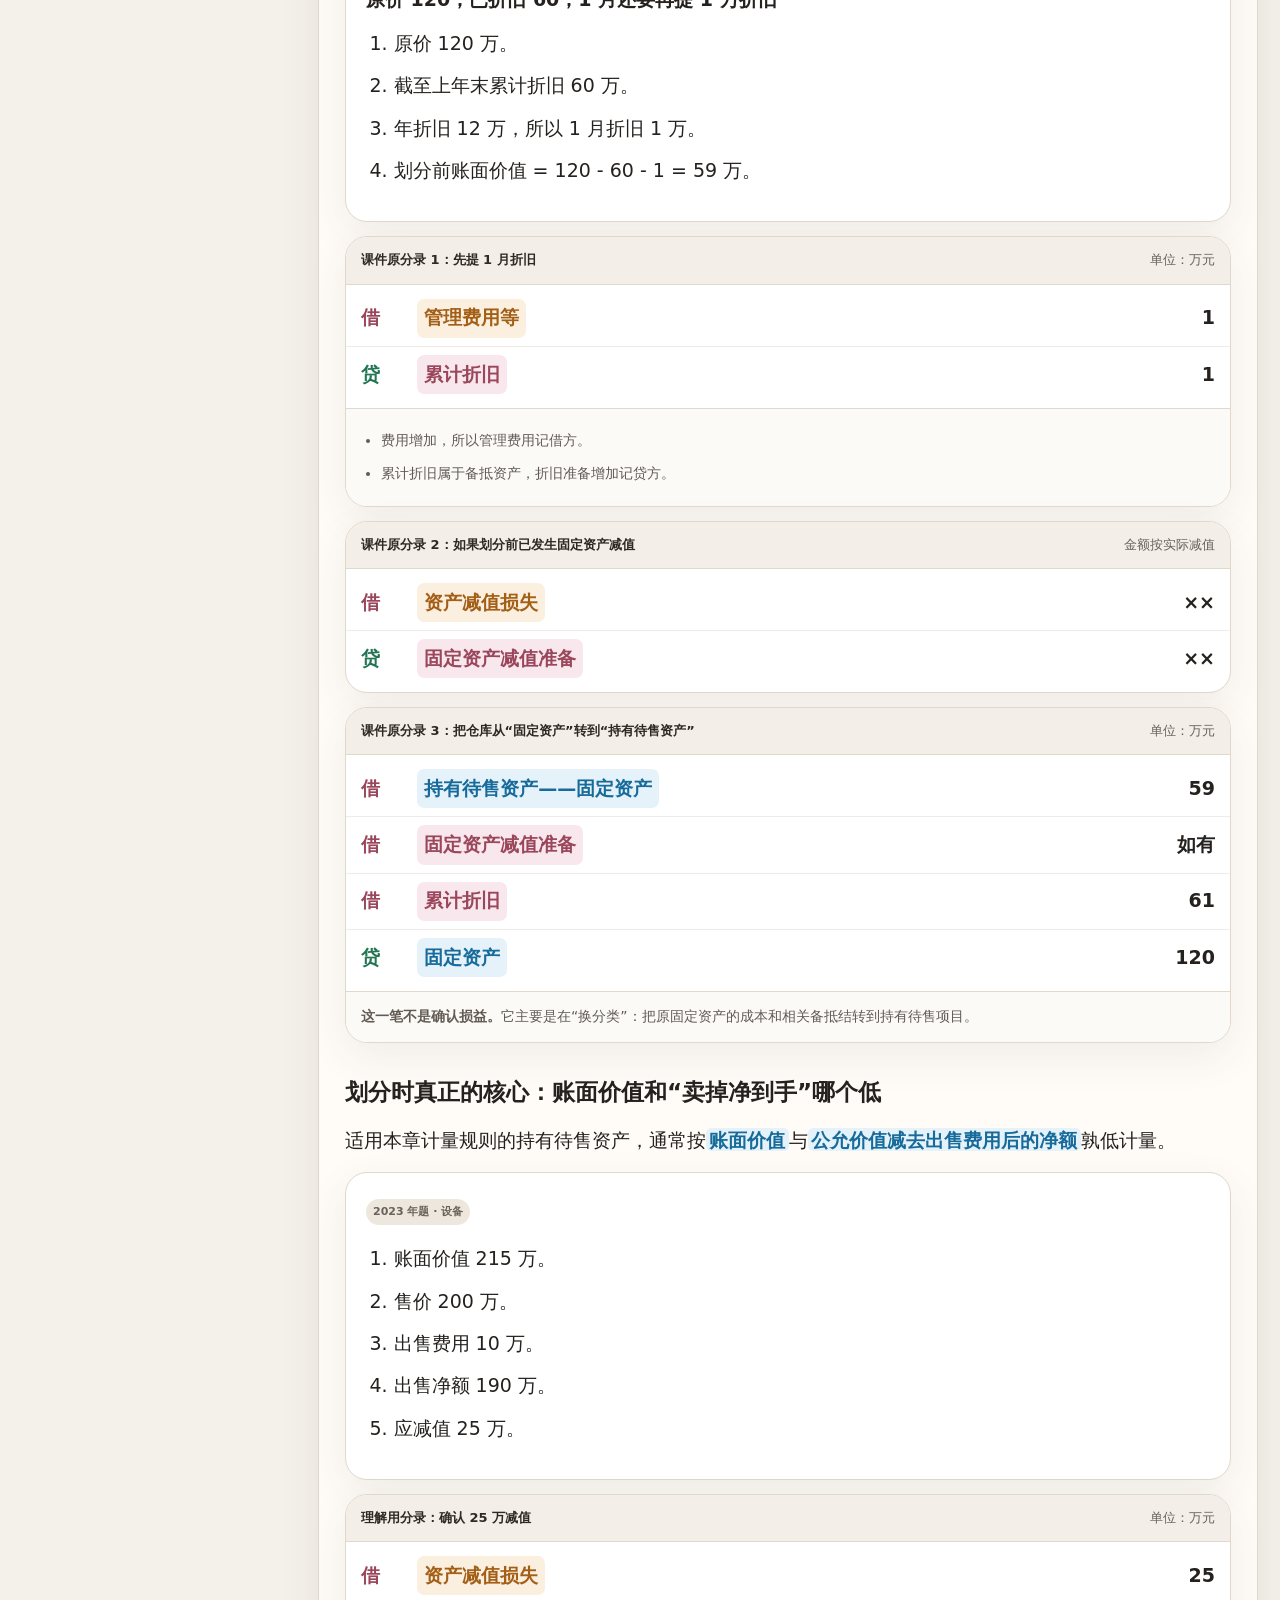
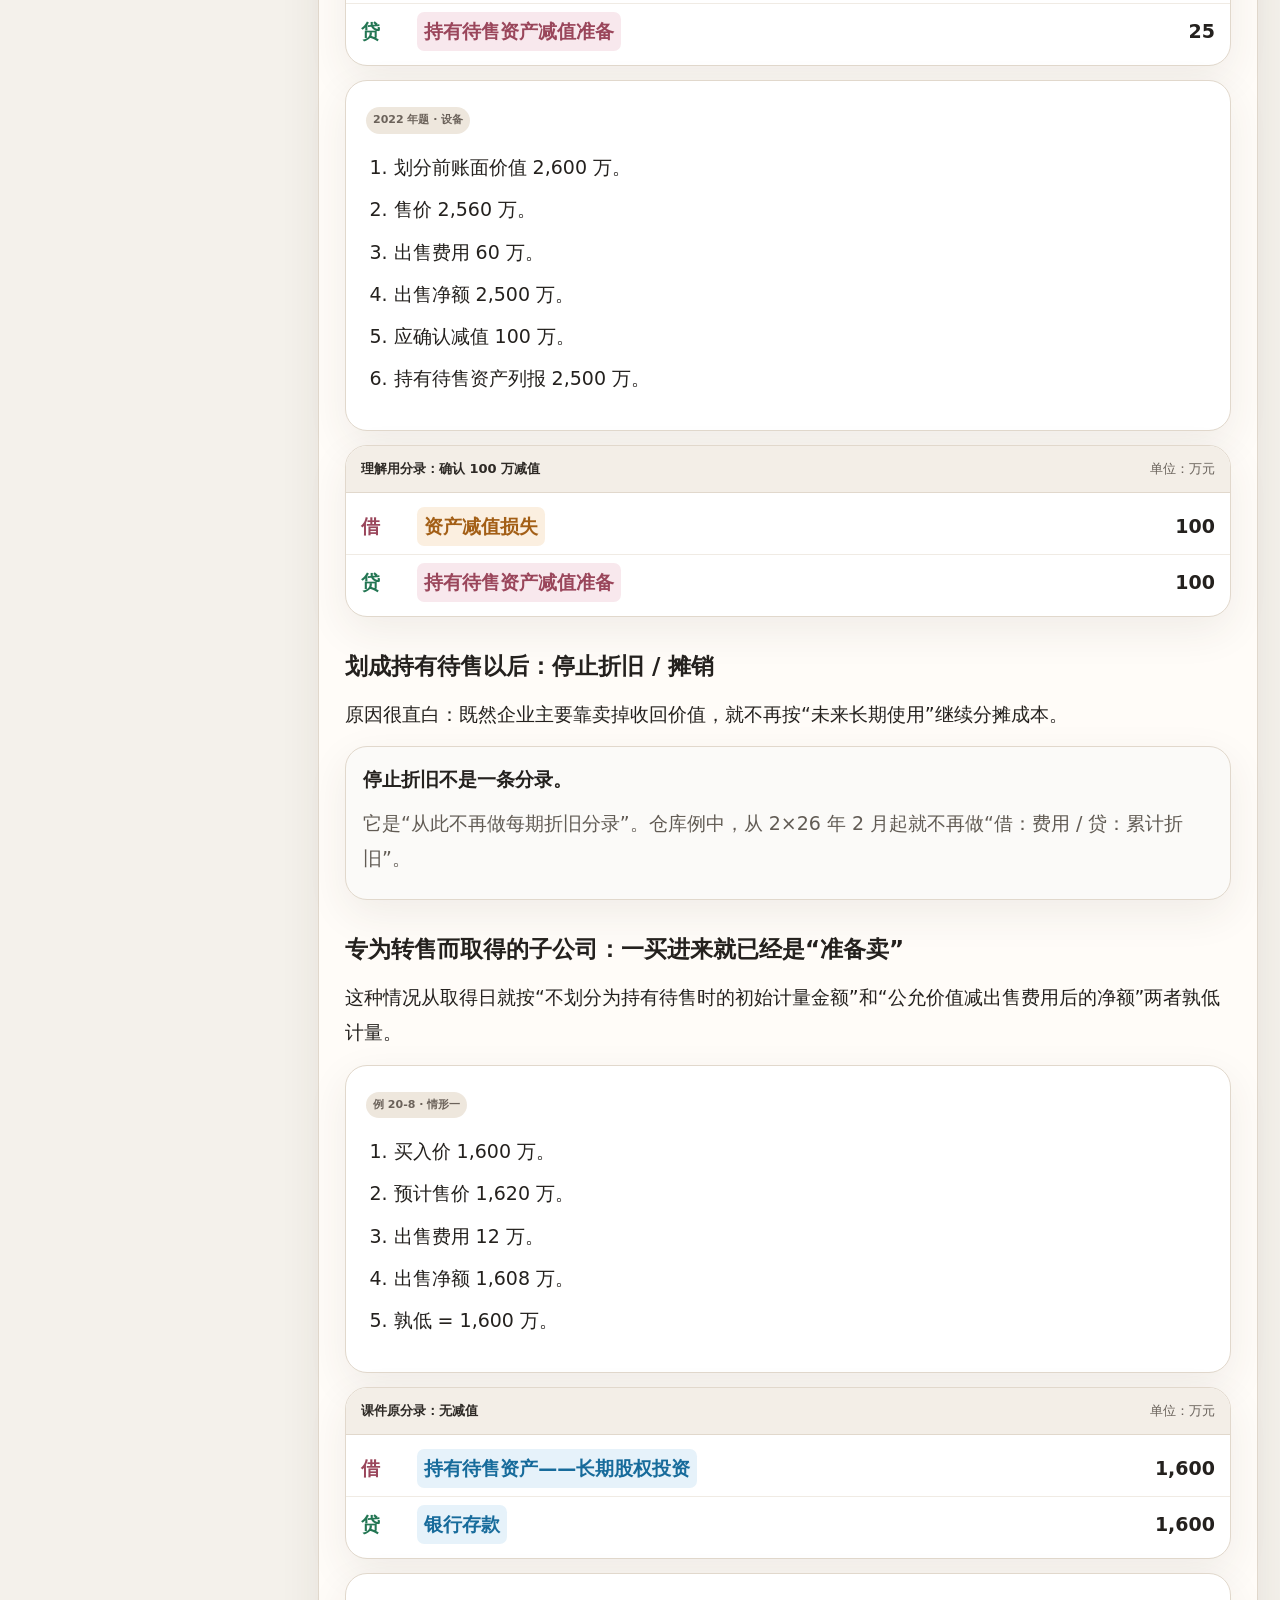
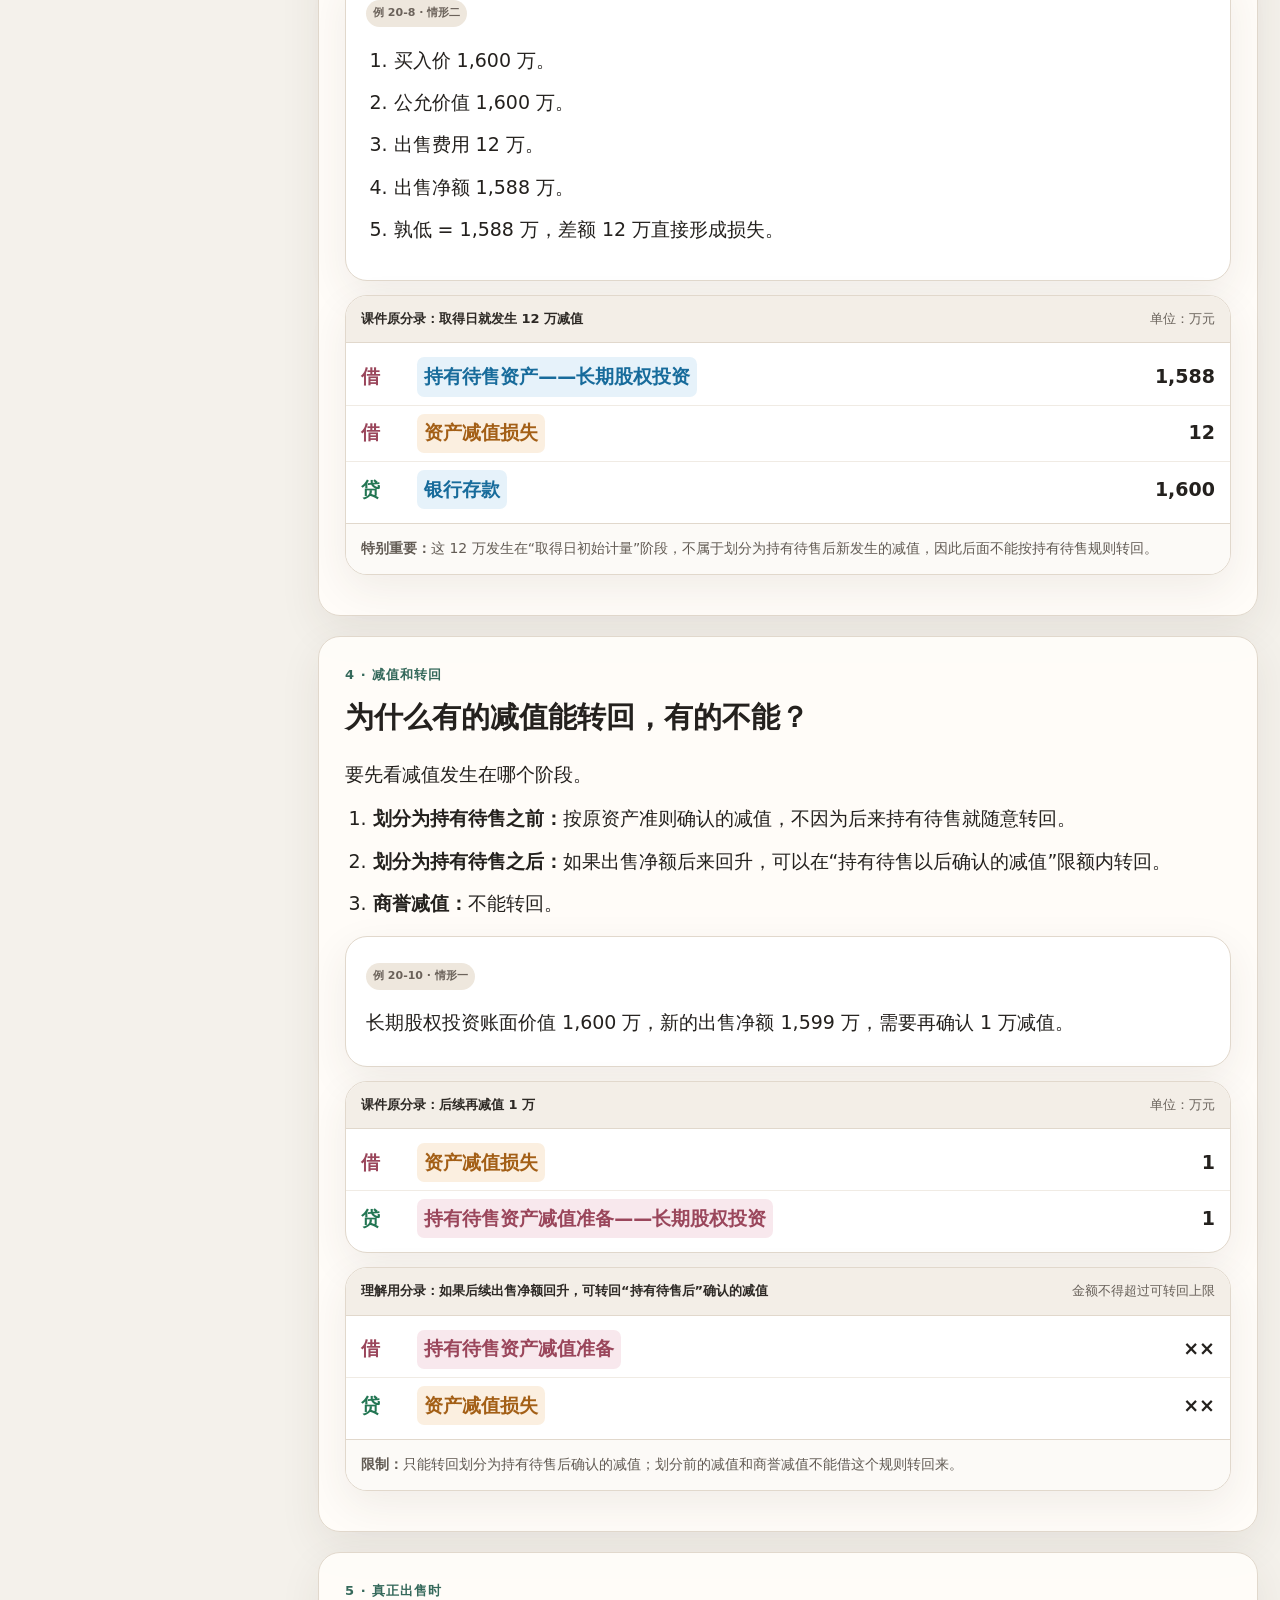
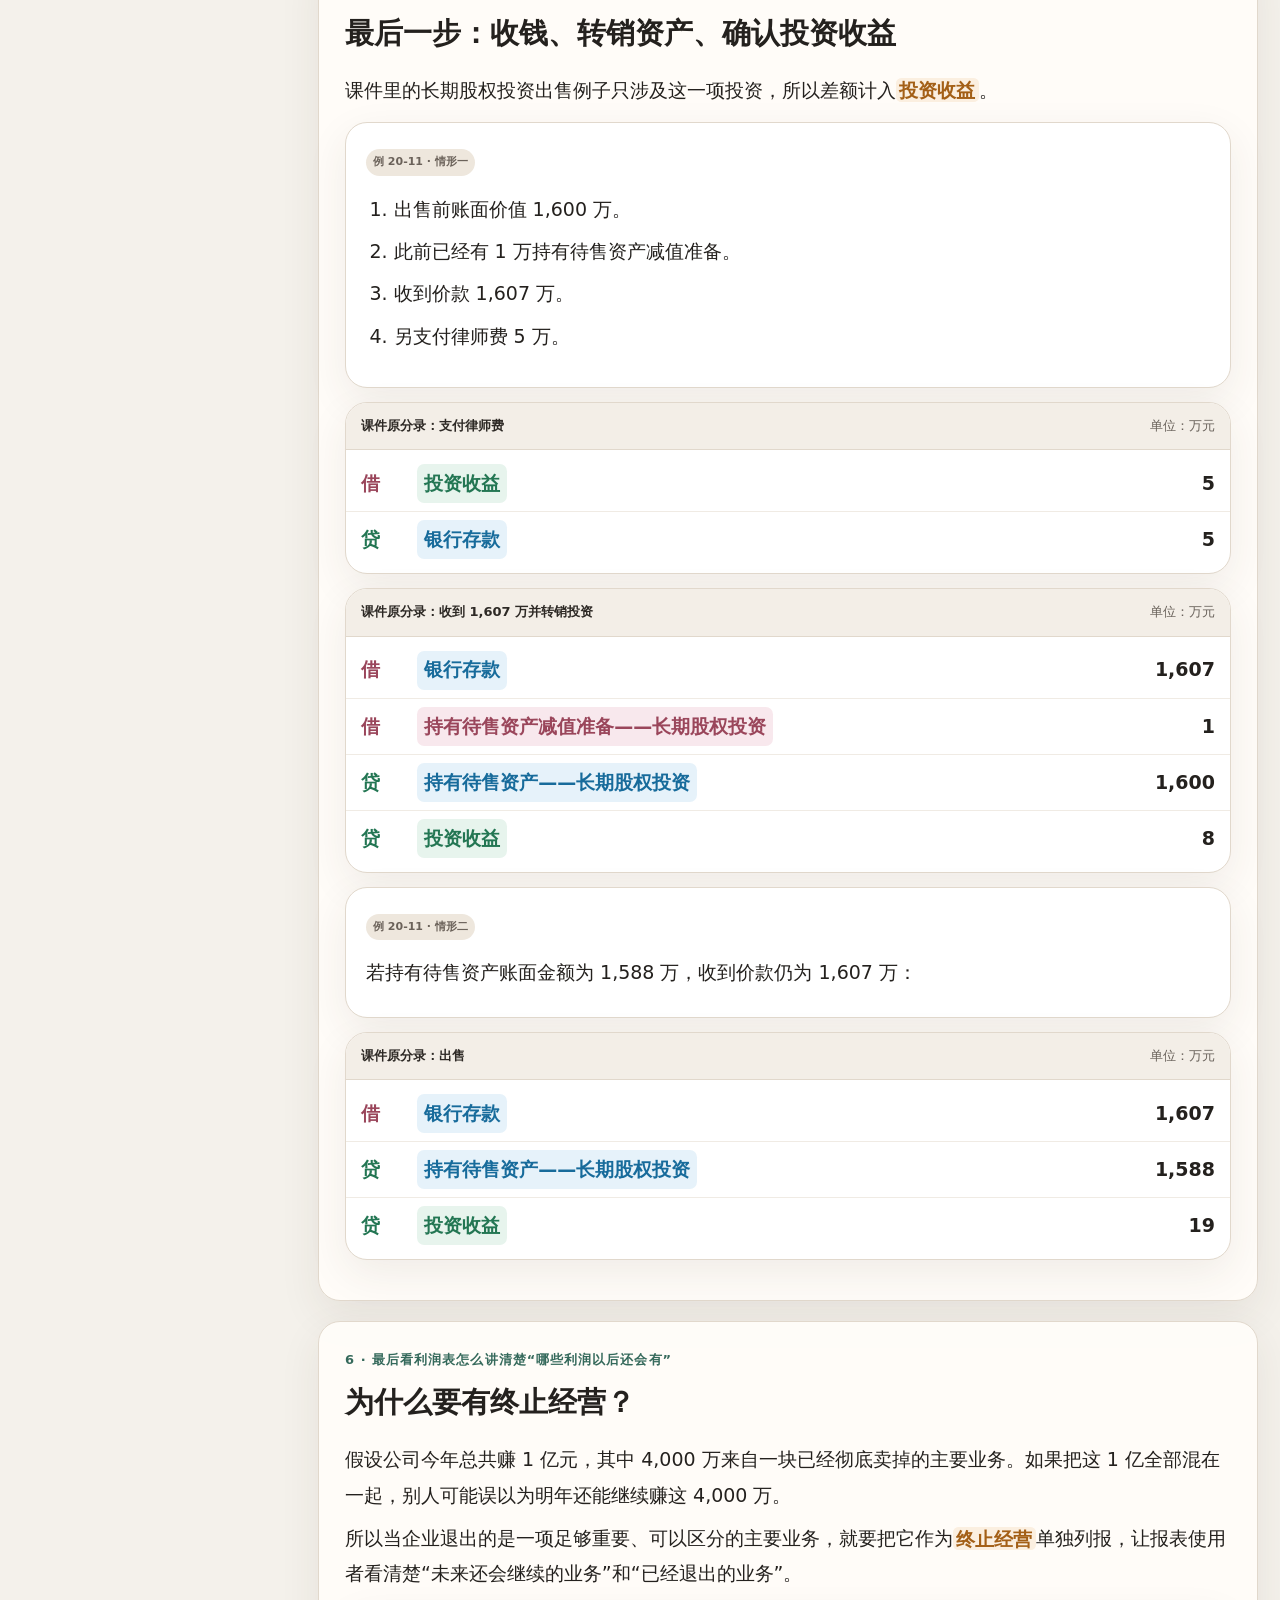
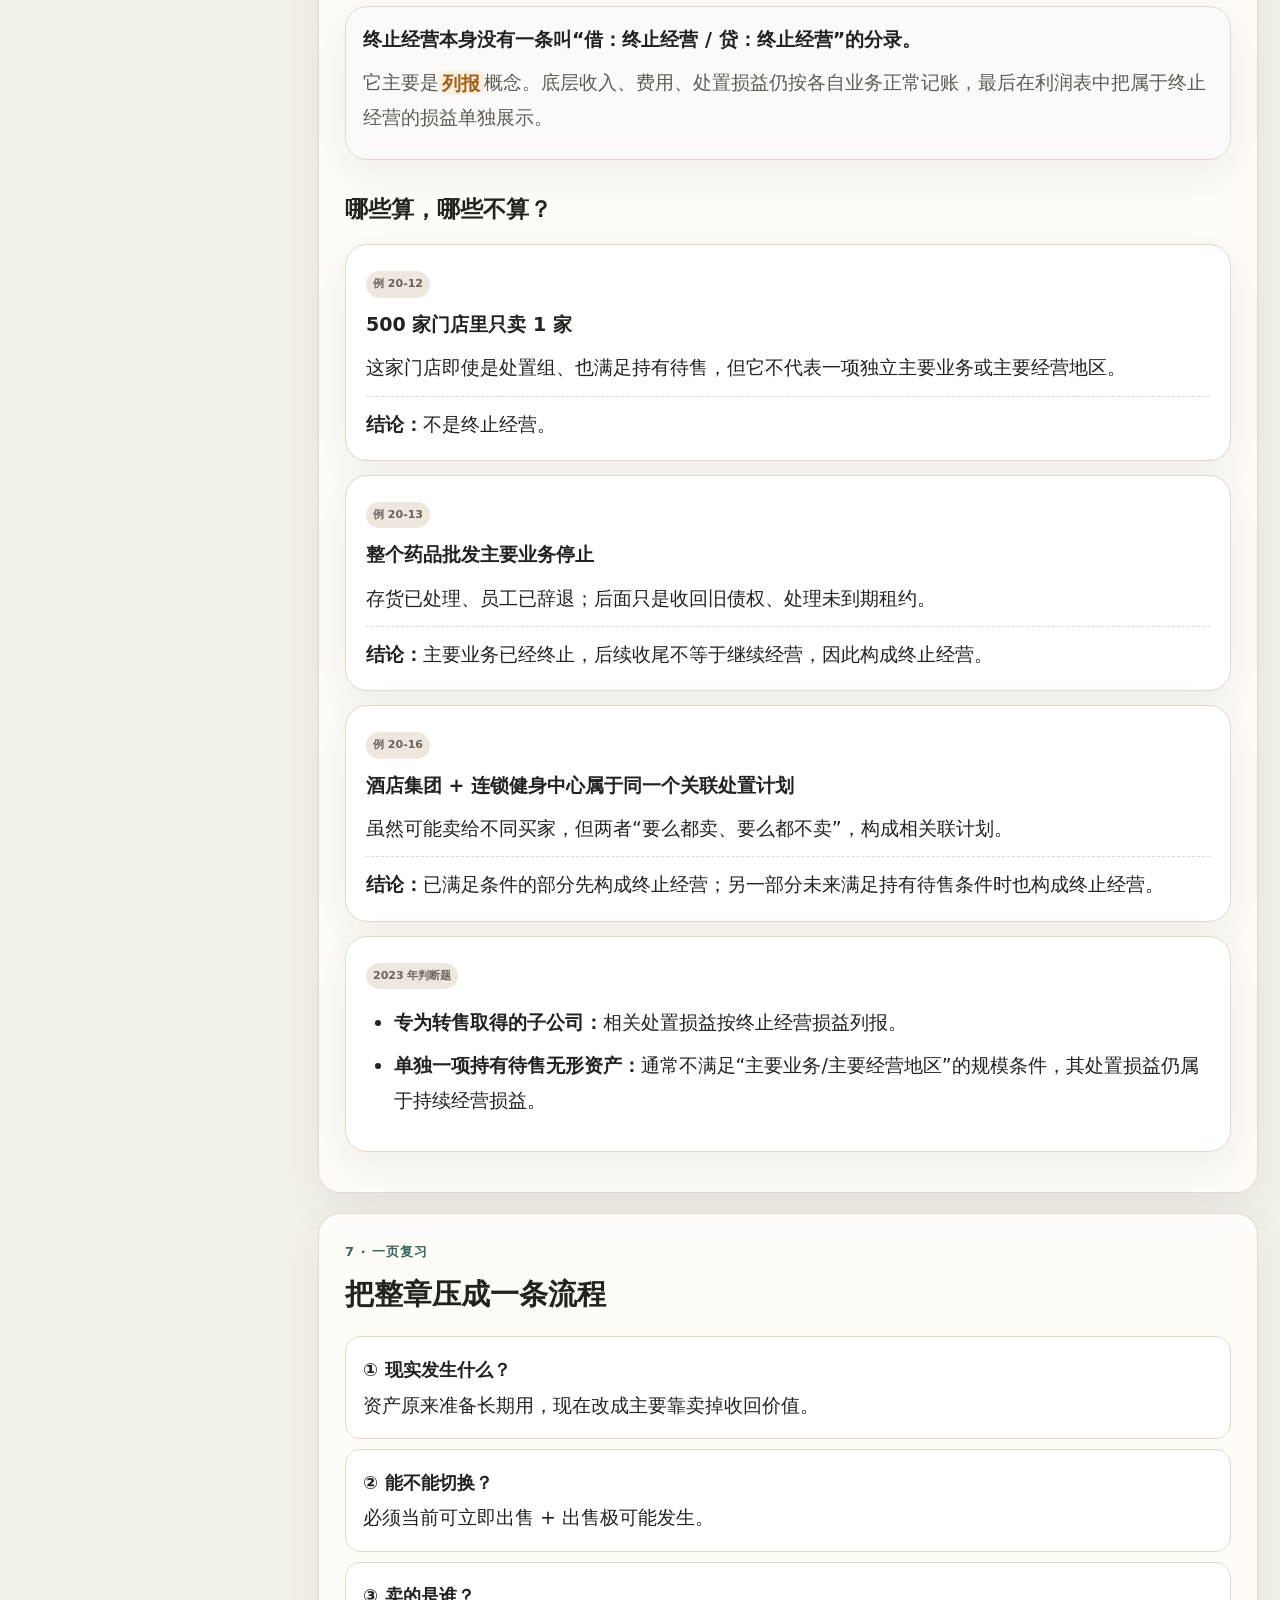
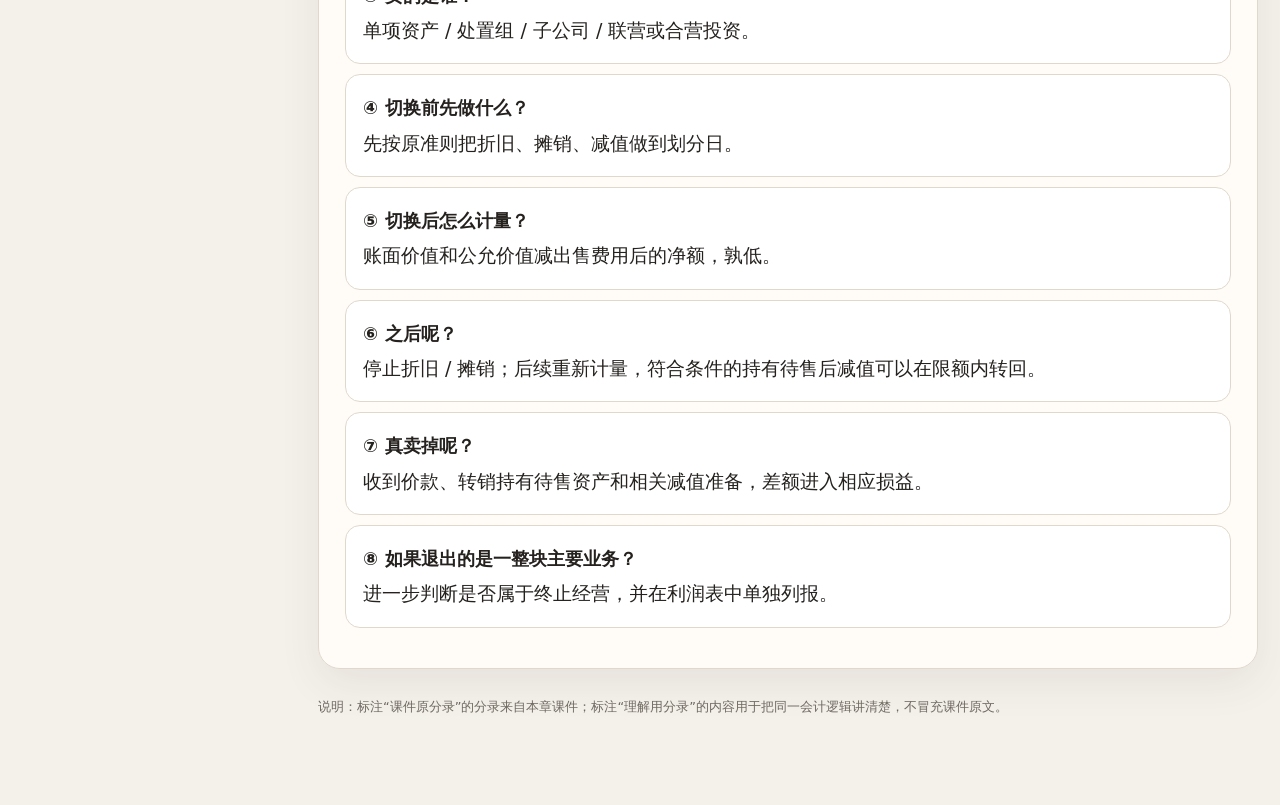
<file: chapter20/learn.html>
<!doctype html>
<html lang="zh-CN">
<head>
<meta charset="utf-8">
<meta name="viewport" content="width=device-width,initial-scale=1">
<title>第二十章 · 持有待售、处置组和终止经营</title>
<style>
:root{--bg:#f4f1eb;--paper:#fffdf9;--ink:#24211e;--muted:#6f6961;--line:#e1d8cc;--core:#7048a0;--core-bg:#f1e8fb;--measure:#176b9b;--measure-bg:#e6f2fa;--control:#237653;--control-bg:#e7f4ed;--report:#a35f16;--report-bg:#fbefe0;--account:#9a465b;--account-bg:#f8e8ed;--asset:#176b9b;--asset-bg:#e6f2fa;--contra:#9a465b;--contra-bg:#f8e8ed;--expense:#a35f16;--expense-bg:#fbefe0;--income:#237653;--income-bg:#e7f4ed;--liab:#7048a0;--liab-bg:#f1e8fb;--shadow:0 14px 42px rgba(58,47,35,.08)}
*{box-sizing:border-box}html{scroll-behavior:smooth}body{margin:0;background:radial-gradient(circle at 10% 0,rgba(112,72,160,.07),transparent 26%),radial-gradient(circle at 90% 10%,rgba(23,107,155,.06),transparent 24%),var(--bg);color:var(--ink);font-family:-apple-system,BlinkMacSystemFont,"PingFang SC","Microsoft YaHei",system-ui,sans-serif;font-size:19px;line-height:1.86}a{color:inherit}.shell{width:min(1380px,100%);margin:auto;display:grid;grid-template-columns:270px minmax(0,1fr);gap:26px;padding:0 22px 78px}.sidebar{position:sticky;top:0;height:100vh;padding:24px 12px 28px 0;overflow:auto}.side-card{background:rgba(255,253,249,.9);border:1px solid var(--line);border-radius:20px;padding:16px 14px;box-shadow:var(--shadow)}.side-title{font-size:12px;font-weight:900;letter-spacing:.12em;color:#35695b;margin:0 0 10px}.tree{position:relative;padding-left:13px}.tree:before{content:"";position:absolute;left:3px;top:7px;bottom:9px;width:1px;background:#d8cec1}.tree a{position:relative;display:block;text-decoration:none;padding:7px 8px 7px 13px;border-radius:10px;color:#57514a;font-size:14px;line-height:1.4}.tree a:before{content:"";position:absolute;left:-10px;top:16px;width:9px;height:1px;background:#d8cec1}.tree a:hover{background:#f3eee7;color:#201e1b}.tree .lv1{font-weight:850;color:#2d2925;margin-top:5px}.tree .lv2{padding-left:24px;font-size:13px;color:#6d665f}.tree .lv2:before{left:1px;width:11px}.tree .flowlabel{display:block;font-size:11px;color:#8b837a;padding:8px 8px 2px 13px;letter-spacing:.04em}.side-logic{margin-top:12px;padding:11px 12px;border-radius:13px;background:#f5efe7;font-size:12px;color:#6b625a;line-height:1.55}.main{min-width:0}.topbar{position:sticky;top:0;z-index:60;margin:0 -2px 20px;padding:12px 2px;backdrop-filter:blur(16px);background:rgba(244,241,235,.9);border-bottom:1px solid rgba(225,216,204,.85);display:flex;align-items:center;justify-content:space-between;gap:14px}.topbar a{text-decoration:none;font-size:14px;color:var(--muted)}.topbar strong{font-size:14px}.hero{padding:18px 0 25px}.eyebrow{font-size:12px;letter-spacing:.14em;font-weight:900;color:#35695b}h1{font-size:clamp(40px,5.5vw,64px);line-height:1.1;letter-spacing:-.035em;margin:8px 0 14px}.hero .lead{font-size:21px;color:#555049;max-width:900px}.logic,.section,.example,.entry,.no-entry{background:rgba(255,253,249,.96);border:1px solid var(--line);border-radius:22px;box-shadow:var(--shadow)}.logic{padding:26px;margin:12px 0 20px}.section{padding:26px;margin:20px 0}.example{padding:18px 20px;margin:14px 0;background:#fff}.logic h2,.section h2{margin:0 0 12px;font-size:29px}.logic h3,.section h3{font-size:23px;margin:28px 0 9px}.section h3:first-child{margin-top:0}.section h4{font-size:19px;margin:20px 0 7px}p{margin:8px 0}ul,ol{margin:9px 0 15px;padding-left:1.45em}li{margin:7px 0}.kicker{font-size:13px;font-weight:900;color:#35695b;letter-spacing:.08em;margin-bottom:4px}.callout{padding:16px 18px;border-left:4px solid #9e8b70;background:#f6f1e9;border-radius:0 14px 14px 0;margin:14px 0}.compare{display:grid;grid-template-columns:1fr 1fr;gap:12px;margin:13px 0}.mini{padding:17px;border:1px solid var(--line);border-radius:16px;background:#fff}.mini b{display:block;margin-bottom:5px}.example .tag{font-size:12px;font-weight:900;color:#756f66;letter-spacing:.06em}.example h4{margin:2px 0 8px;font-size:19px}.answer{margin-top:10px;padding-top:10px;border-top:1px dashed var(--line)}.flow{display:grid;gap:10px;margin:14px 0}.step{padding:15px 17px;background:#fff;border:1px solid var(--line);border-radius:15px}.step b{font-size:18px}.rulebox{background:#f7f4ef;border:1px solid var(--line);border-radius:16px;padding:17px 19px;margin:13px 0}.legend{display:flex;flex-wrap:wrap;gap:9px;margin:14px 0 4px}.legend span{font-size:13px;font-weight:850;padding:5px 9px;border-radius:999px}.legend .core{color:var(--core);background:var(--core-bg)}.legend .measure{color:var(--measure);background:var(--measure-bg)}.legend .control{color:var(--control);background:var(--control-bg)}.legend .report{color:var(--report);background:var(--report-bg)}.legend .account{color:var(--account);background:var(--account-bg)}.term{display:inline;font-weight:850;padding:.03em .18em;border-radius:.28em;cursor:help;box-decoration-break:clone;-webkit-box-decoration-break:clone}.term:hover,.term:focus,.acct:hover,.acct:focus{outline:2px solid rgba(0,0,0,.09);outline-offset:2px}.term-core{color:var(--core);background:var(--core-bg)}.term-measure{color:var(--measure);background:var(--measure-bg)}.term-control{color:var(--control);background:var(--control-bg)}.term-report{color:var(--report);background:var(--report-bg)}.term-account{color:var(--account);background:var(--account-bg)}#tip{position:fixed;z-index:99999;display:none;width:min(390px,calc(100vw - 24px));padding:14px 15px;border-radius:14px;background:#1f1e1c;color:#fff;box-shadow:0 14px 38px rgba(0,0,0,.26);font-size:14px;line-height:1.6;pointer-events:none;white-space:pre-line}#tip .kind{font-size:11px;font-weight:900;letter-spacing:.08em;opacity:.7;margin-bottom:3px}#tip .word{font-size:16px;font-weight:900;margin-bottom:4px}.origin{display:grid;gap:12px;margin:14px 0}.origin-step{padding:17px 19px;border:1px solid var(--line);border-radius:16px;background:#fff}.origin-step b{display:block;font-size:19px;margin-bottom:4px}.arrow{text-align:center;color:#9b8d7c;font-size:25px;line-height:1}.entry{margin:14px 0;overflow:hidden;background:#fff}.entry-head{display:flex;justify-content:space-between;gap:12px;padding:11px 15px;background:#f3eee7;border-bottom:1px solid var(--line);font-size:13px;color:#68615a}.entry-head b{color:#2d2925}.entry-grid{padding:6px 0}.entry-row{display:grid;grid-template-columns:48px minmax(0,1fr) 110px;align-items:center;gap:8px;padding:8px 15px}.entry-row+.entry-row{border-top:1px solid #f0ebe4}.entry-row .dc{font-weight:900}.entry-row.debit .dc{color:#9a465b}.entry-row.credit .dc{color:#237653}.amount{text-align:right;font-variant-numeric:tabular-nums;font-weight:800}.acct{display:inline-block;width:max-content;max-width:100%;font-weight:850;padding:.1em .38em;border-radius:.38em;cursor:help}.acct-asset{color:var(--asset);background:var(--asset-bg)}.acct-contra{color:var(--contra);background:var(--contra-bg)}.acct-expense{color:var(--expense);background:var(--expense-bg)}.acct-income{color:var(--income);background:var(--income-bg)}.acct-liab{color:var(--liab);background:var(--liab-bg)}.entry-note{padding:11px 15px 13px;background:#fcfaf7;border-top:1px solid var(--line);font-size:14px;color:#625b54}.entry-note ul{margin:6px 0 0}.no-entry{padding:15px 17px;margin:14px 0;background:#fbfaf8}.no-entry b{display:block;margin-bottom:5px}.no-entry p{color:#615b54}.source-tag{display:inline-block;font-size:11px;font-weight:850;padding:3px 7px;border-radius:999px;background:#eee7dd;color:#6b625a;margin-bottom:7px}.source-tag.added{background:#e8f1f7;color:#376278}.summary-table{width:100%;border-collapse:collapse;font-size:16px}.summary-table th,.summary-table td{padding:11px 12px;border-bottom:1px solid var(--line);text-align:left;vertical-align:top}.summary-table th{font-size:13px;color:var(--muted)}.footer{color:var(--muted);font-size:13px;margin-top:26px}.mobile-tree{display:none;margin:10px 0 18px}.mobile-tree summary{cursor:pointer;font-weight:850;padding:12px 14px;background:#fff;border:1px solid var(--line);border-radius:14px}.mobile-tree .mobile-tree-body{padding:10px 4px}@media(max-width:980px){.shell{grid-template-columns:1fr;gap:0;padding:0 16px 60px}.sidebar{display:none}.mobile-tree{display:block}.topbar{margin:0 -2px 15px}.main{max-width:900px;margin:auto;width:100%}}@media(max-width:760px){body{font-size:18px}.shell{padding:0 12px 50px}.topbar{padding:10px 0}h1{font-size:38px}.hero .lead{font-size:19px}.compare{grid-template-columns:1fr}.section,.logic{padding:20px 16px;border-radius:18px}.section h2,.logic h2{font-size:26px}.section h3,.logic h3{font-size:21px}.entry-row{grid-template-columns:40px minmax(0,1fr) 72px;padding:8px 11px}.entry-head,.entry-note{padding-left:11px;padding-right:11px}}
</style>
</head>
<body>
<div id="tip" role="tooltip" aria-live="polite"></div>
<div class="shell">
<aside class="sidebar"><div class="side-card"><div class="side-title">知识架构 · 从原因到报表</div><div class="tree"><span class="flowlabel">现实发生变化</span><a class="lv1" href="#why">0. 为什么会有这一章</a><a class="lv2" href="#why-use">原来靠使用回本</a><a class="lv2" href="#why-sell">后来改成靠出售回本</a><span class="flowlabel">先判断能不能切换</span><a class="lv1" href="#held">1. 持有待售：两个门槛</a><a class="lv2" href="#immediate">可立即出售</a><a class="lv2" href="#probable">出售极可能发生</a><a class="lv2" href="#oneyear">一年规则与例外</a><span class="flowlabel">再判断对象是谁</span><a class="lv1" href="#scope">2. 对象范围</a><a class="lv2" href="#disposal-group">处置组</a><a class="lv2" href="#subsidiary">子公司 / 控制</a><a class="lv2" href="#associate">联营 / 合营</a><span class="flowlabel">然后改怎么算</span><a class="lv1" href="#measure">3. 计量与分录</a><a class="lv2" href="#before-class">划分前先按原准则算</a><a class="lv2" href="#lower">账面价值 vs 出售净额</a><a class="lv2" href="#new-sub">专为转售取得子公司</a><a class="lv1" href="#impair">4. 减值与转回</a><a class="lv1" href="#sale">5. 真正出售时</a><span class="flowlabel">最后看报表怎么讲故事</span><a class="lv1" href="#discontinued">6. 终止经营</a><a class="lv2" href="#disc-why">为什么要单列</a><a class="lv2" href="#disc-cases">哪些算 / 哪些不算</a><a class="lv1" href="#quick">7. 一页复习</a></div><div class="side-logic">整章只有一条主线：<br><b>经营计划变了 → 判断是否真要卖 → 改变计量 → 必要时确认减值 → 出售 → 如果退出的是主要业务，再单独列报终止经营。</b></div></div></aside>
<main class="main">
<div class="topbar"><a href="../index.html">← 会计学习站</a><strong>第二十章 · 学</strong><a href="#quick">快速复习 ↓</a></div>
<details class="mobile-tree"><summary>查看本章知识架构</summary><div class="mobile-tree-body tree"><a class="lv1" href="#why">0. 为什么会有这一章</a><a class="lv1" href="#held">1. 持有待售</a><a class="lv1" href="#scope">2. 对象范围</a><a class="lv1" href="#measure">3. 计量与分录</a><a class="lv1" href="#impair">4. 减值与转回</a><a class="lv1" href="#sale">5. 真正出售时</a><a class="lv1" href="#discontinued">6. 终止经营</a></div></details>
<header class="hero"><div class="eyebrow">CHAPTER 20</div><h1>持有待售的非流动资产、处置组和终止经营</h1><p class="lead">先把现实里的事情讲明白，再看例子，最后才记专业术语和分录。</p><div class="legend"><span class="core">核心概念</span><span class="measure">计量 / 减值</span><span class="control">投资 / 控制</span><span class="report">列报 / 损益</span><span class="account">科目 / 其他准则</span></div></header>
<section class="logic" id="why"><div class="kicker">0 · 先讲事情为什么会发生</div><h2>这章是怎么来的？</h2><h3 id="why-use">第一步：企业买长期资产，通常不是为了马上卖</h3><p>公司花钱买机器、厂房、无形资产，通常是为了未来很多年持续使用。既然准备慢慢用，会计就把成本慢慢分掉：</p><ul><li>机器通过<span class="term term-account" data-kind="会计处理" data-word="折旧" data-tip="把固定资产的成本在预计使用期间内分期计入成本或费用。大白话：不是第一天一次性算完，而是边用边摊。">折旧</span>逐期进入成本费用。</li><li>无形资产通过<span class="term term-account" data-kind="会计处理" data-word="摊销" data-tip="把使用寿命有限的无形资产成本在受益期间内分期计入损益。大白话：跟折旧一个思路，只是对象通常不是有形机器。">摊销</span>逐期进入损益。</li><li>如果价值明显跌了，还可能确认<span class="term term-measure" data-kind="计量 / 减值" data-word="资产减值损失" data-tip="资产账面价值高于可收回金额等计量基础时确认的损失。大白话：账上写得太高了，要把多出来的那部分损失认掉。">资产减值损失</span>。</li></ul><p><b>底层逻辑：</b>准备长期使用，就按照“未来还会继续用”的方式计量。</p><h3 id="why-sell">第二步：经营计划会变</h3><p>现实中企业可能突然决定：这东西不继续用了，卖掉。</p><ul><li>搬迁：旧办公楼准备出售。</li><li>停产：整条生产线准备出售。</li><li>业务调整：一家子公司准备出售。</li><li>战略退出：一整块主要业务准备关闭或出售。</li></ul><p>这时最重要的变化不是“资产还在不在”，而是：<b>公司打算靠什么方式把这项资产剩下的价值收回来。</b></p><div class="compare"><div class="mini"><b>原来：靠“使用”回本</b><ul><li>机器继续生产。</li><li>房屋继续出租或自用。</li><li>价值通过多年使用慢慢收回。</li></ul></div><div class="mini"><b>现在：靠“出售”回本</b><ul><li>不再打算长期使用。</li><li>核心目标变成卖掉。</li><li>价值主要通过一次出售收回。</li></ul></div></div><p>当这个回本方式发生变化，原来的会计处理就不够贴近现实，于是才需要<span class="term term-core" data-kind="核心概念" data-word="持有待售" data-tip="企业主要准备通过出售而不是持续使用来收回一项非流动资产或处置组的账面价值。大白话：这东西从‘拿来长期用’切换成‘准备卖’。">持有待售</span>这一整套规则。</p><h3>先看一个最直观的数</h3><div class="example"><span class="source-tag">课件数据</span><h4>设备账面价值 215 万，但卖掉净到手只有 190 万</h4><ol><li>设备原价 600 万。</li><li>累计折旧 385 万。</li><li>账面价值 = 600 - 385 = 215 万。</li><li>预计售价 200 万。</li><li>出售费用 10 万。</li><li>真正“卖掉净拿到”的金额 = 190 万。</li></ol><div class="answer"><b>直觉：</b>如果已经确定主要靠出售收回价值，账上继续放 215 万就太高；应该降到 190 万，差额 25 万确认损失。</div></div><div class="entry"><div class="entry-head"><b>理解用分录：把 215 万降到 190 万</b><span>单位：万元</span></div><div class="entry-grid"><div class="entry-row debit"><span class="dc">借</span><span class="acct acct-expense" data-kind="损益类 · 损失" data-word="资产减值损失" data-tip="损益类损失科目。借方：增加损失；贷方：减少/转回损失。">资产减值损失</span><span class="amount">25</span></div><div class="entry-row credit"><span class="dc">贷</span><span class="acct acct-contra" data-kind="资产类备抵" data-word="持有待售资产减值准备" data-tip="资产类备抵科目。贷方：增加减值准备；借方：减少或转回减值准备。备抵增加会压低持有待售资产的净额。">持有待售资产减值准备</span><span class="amount">25</span></div></div><div class="entry-note"><b>为什么这样记：</b><ul><li>损失变大，所以“资产减值损失”记借方。</li><li>减值准备是资产的备抵，准备变大记贷方。</li></ul></div></div></section>
<section class="section" id="held"><div class="kicker">1 · 先判断能不能切换到“准备出售模式”</div><h2>什么时候才能划成持有待售？</h2><p>不能只凭一句“我以后想卖”。因为一旦划成持有待售，计量和折旧都会改变。如果企业可以随口一说就切换，会给利润留下很大操纵空间。</p><ol><li><b id="immediate">现在就能卖：</b>当前状态已经满足正常交易条件，不需要先完成重大前置事项。</li><li><b id="probable">真的很可能卖出去：</b>有明确计划、积极找买方、价格合理，且通常预计一年内完成。</li></ol><h3>例子：办公楼腾空</h3><div class="compare"><div class="example"><span class="source-tag">例 20-1 · 情形一</span><h4>正常腾空后交付</h4><ul><li>已经签转让合同。</li><li>只是按惯例把楼腾空。</li><li>腾空时间属于正常交易所需。</li></ul><div class="answer"><b>结论：</b>仍可视为当前状态下可立即出售。</div></div><div class="example"><span class="source-tag">例 20-1 · 情形二</span><h4>必须等新楼建好才交</h4><ul><li>旧楼还要继续使用。</li><li>必须等新楼竣工装修后才能交。</li></ul><div class="answer"><b>结论：</b>存在重大前置条件，当前不能立即出售。</div></div></div><h3>例子：生产线和未完成订单</h3><div class="compare"><div class="example"><span class="source-tag">例 20-2 · 情形一</span><h4>订单跟着生产线一起移交</h4><p>未完成订单不会推迟生产线转让。</p><div class="answer"><b>结论：</b>可以满足立即出售。</div></div><div class="example"><span class="source-tag">例 20-2 · 情形二</span><h4>必须先把订单全部做完</h4><p>生产线要继续生产，完成后才卖。</p><div class="answer"><b>结论：</b>当前不能立即出售。</div></div></div><h3 id="oneyear">为什么通常要求一年内出售？</h3><p>一年不是为了死记日期，而是在验证出售计划是不是“真的”。如果企业说要卖，但几年都不卖，这个分类就失去意义。</p><ul><li>管理层已经作出出售决议。</li><li>企业积极寻找买方。</li><li>售价相对<span class="term term-measure" data-kind="计量 / 减值" data-word="公允价值" data-tip="市场参与者在计量日有序交易中出售资产可收取或转移负债应支付的价格。大白话：站在正常市场交易角度，这东西现在大概值多少钱。">公允价值</span>是合理的。</li><li>出售通常预计在一年内完成。</li><li>计划不太可能发生重大改变。</li></ul><h3>超过一年仍可能保留分类：关键看“是不是企业控制不了”</h3><div class="example"><span class="source-tag">例 20-3 · 污染问题</span><ol><li><b>事前不知道污染，买方后来才发现；企业立即整改，预计一年内解决：</b>可能继续持有待售。</li><li><b>企业本来就知道污染，而且承诺先清完才能卖：</b>当前不可立即出售，不满足。</li><li><b>企业不承担清污义务，价格已经把污染算进去：</b>可以满足。</li></ol></div><div class="example"><span class="source-tag">补充例题 · 市场恶化 / 买方违约</span><p>原买家因金融危机放弃购买，企业降价并继续积极找买家，又在新的合理期间内签约。</p><div class="answer"><b>结论：</b>属于难以控制的罕见情况，仍可能继续作为持有待售。</div></div><div class="no-entry"><b>这里为什么没有分录？</b><p>“是否满足持有待售条件”首先是一个<b>分类判断</b>。光是管理层说要卖，不自动产生借贷分录；真正发生分录通常是在划分、减值、出售等后续环节。</p></div></section>
<section class="section" id="scope"><div class="kicker">2 · 再判断“卖的是谁”</div><h2>一件资产、一个处置组、还是一家公司？</h2><h3 id="disposal-group">为什么会有“处置组”这个概念？</h3><p>现实里企业经常不是卖“一台机器”，而是把一整块业务打包卖：设备、存货、相关负债、甚至商誉一起转让。为了让会计处理跟交易本身一致，就需要<span class="term term-core" data-kind="核心概念" data-word="处置组" data-tip="在一项交易中作为整体通过出售或其他方式一并处置的一组资产，以及直接相关并随交易转移的负债。大白话：一整包一起卖的资产和相关负债。">处置组</span>。</p><div class="no-entry"><b>处置组本身不是一个统一会计科目。</b><p>它是“这一包资产和负债”的集合。分录仍然落到其中的具体资产、负债和减值准备上。</p></div><h3 id="subsidiary">出售子公司：最重要的是“控制权会不会丢”</h3><p><span class="term term-control" data-kind="投资 / 控制" data-word="控制" data-tip="投资方拥有对被投资方的权力，通过参与被投资方相关活动而享有可变回报，并有能力运用权力影响回报。大白话：你不是只拿分红，而是真能决定关键事情并影响自己拿到多少。">控制</span>是这里的主轴。</p><ol><li><b>卖完仍控制：</b>对子公司的投资整体仍按长期股权投资处理，拟卖部分不单独划成持有待售。</li><li><b>卖完丧失控制：</b>母公司个别报表把对子公司投资整体划成持有待售；合并报表把子公司的全部资产和负债划成持有待售。</li></ol><div class="example"><span class="source-tag">例 20-4 · 六种情形</span><ol><li>100% → 全卖：整体划分。</li><li>100% → 卖 55%，失去控制但仍有重大影响：整体划分。</li><li>100% → 卖 25%，仍控制：不划分。</li><li>55% → 卖 6%，因此失控但仍重大影响：整体划分。</li><li>联营 35% → 卖 30%，剩 5% 且无重大影响：卖的 30% 划分；剩余 5% 在处置前继续权益法，处置后按金融工具准则。</li><li>合营 50% → 卖 35%，剩 15% 且无共同控制/重大影响：逻辑同上。</li></ol></div><h3 id="associate">联营 / 合营为什么只把“拟出售部分”切出去？</h3><p>因为它们本来就不是对子公司的控制关系。拟出售部分满足条件时，可以停止<span class="term term-control" data-kind="投资 / 控制" data-word="权益法" data-tip="长期股权投资的一种后续计量方法，投资账面价值随被投资方净资产和损益等变化调整。大白话：被投资单位赚亏多少，你按持股比例跟着调整这笔投资。">权益法</span>，而未出售部分在处置前仍继续权益法。</p><h3>暂停使用不等于持有待售</h3><div class="example"><span class="source-tag">例 20-5</span><p>纺织生产线因为市场差暂时停产，但企业还维护它，等市场好转准备重启。</p><div class="answer"><b>结论：</b>不是持有待售，因为企业仍打算未来继续使用。</div></div></section>
<section class="section" id="measure"><div class="kicker">3 · 分类确定后，开始真正“怎么算”</div><h2>计量顺序：先按原准则算准，再切换</h2><h3 id="before-class">划分之前，先把原来的账算到当天</h3><p>持有待售不是让历史账目消失。固定资产到划分日之前该折旧的，仍要先折旧；如果按原准则已经减值，也要先处理。</p><div class="example"><span class="source-tag">课件原例 · 仓库</span><h4>原价 120，已折旧 60，1 月还要再提 1 万折旧</h4><ol><li>原价 120 万。</li><li>截至上年末累计折旧 60 万。</li><li>年折旧 12 万，所以 1 月折旧 1 万。</li><li>划分前账面价值 = 120 - 60 - 1 = 59 万。</li></ol></div><div class="entry"><div class="entry-head"><b>课件原分录 1：先提 1 月折旧</b><span>单位：万元</span></div><div class="entry-grid"><div class="entry-row debit"><span class="dc">借</span><span class="acct acct-expense" data-kind="损益类 · 费用" data-word="管理费用" data-tip="损益类费用科目。借方：增加费用；贷方：减少/冲回费用。">管理费用等</span><span class="amount">1</span></div><div class="entry-row credit"><span class="dc">贷</span><span class="acct acct-contra" data-kind="资产类备抵" data-word="累计折旧" data-tip="固定资产的备抵科目。贷方：增加累计折旧；借方：减少累计折旧。累计折旧越大，固定资产净额越低。">累计折旧</span><span class="amount">1</span></div></div><div class="entry-note"><ul><li>费用增加，所以管理费用记借方。</li><li>累计折旧属于备抵资产，折旧准备增加记贷方。</li></ul></div></div><div class="entry"><div class="entry-head"><b>课件原分录 2：如果划分前已发生固定资产减值</b><span>金额按实际减值</span></div><div class="entry-grid"><div class="entry-row debit"><span class="dc">借</span><span class="acct acct-expense" data-kind="损益类 · 损失" data-word="资产减值损失" data-tip="损益类损失科目。借方：增加损失；贷方：减少/转回损失。">资产减值损失</span><span class="amount">××</span></div><div class="entry-row credit"><span class="dc">贷</span><span class="acct acct-contra" data-kind="资产类备抵" data-word="固定资产减值准备" data-tip="固定资产的备抵科目。贷方：增加减值准备；借方：减少减值准备。">固定资产减值准备</span><span class="amount">××</span></div></div></div><div class="entry"><div class="entry-head"><b>课件原分录 3：把仓库从“固定资产”转到“持有待售资产”</b><span>单位：万元</span></div><div class="entry-grid"><div class="entry-row debit"><span class="dc">借</span><span class="acct acct-asset" data-kind="资产类" data-word="持有待售资产——固定资产" data-tip="资产类科目。借方：增加；贷方：减少。用于列示已满足持有待售条件的固定资产等。">持有待售资产——固定资产</span><span class="amount">59</span></div><div class="entry-row debit"><span class="dc">借</span><span class="acct acct-contra" data-kind="资产类备抵" data-word="固定资产减值准备" data-tip="资产类备抵。借方：减少/转销减值准备；贷方：增加减值准备。转出固定资产时，原有备抵也要一起结转。">固定资产减值准备</span><span class="amount">如有</span></div><div class="entry-row debit"><span class="dc">借</span><span class="acct acct-contra" data-kind="资产类备抵" data-word="累计折旧" data-tip="资产类备抵。借方：减少/转销累计折旧；贷方：增加累计折旧。资产转出时，原累计折旧要一并冲掉。">累计折旧</span><span class="amount">61</span></div><div class="entry-row credit"><span class="dc">贷</span><span class="acct acct-asset" data-kind="资产类" data-word="固定资产" data-tip="资产类科目。借方：增加固定资产原价；贷方：减少/转出固定资产原价。">固定资产</span><span class="amount">120</span></div></div><div class="entry-note"><b>这一笔不是确认损益。</b>它主要是在“换分类”：把原固定资产的成本和相关备抵结转到持有待售项目。</div></div><h3 id="lower">划分时真正的核心：账面价值和“卖掉净到手”哪个低</h3><p>适用本章计量规则的持有待售资产，通常按<span class="term term-measure" data-kind="计量 / 减值" data-word="账面价值" data-tip="资产在账上扣除累计折旧、摊销和减值准备后的净额。大白话：账本现在还认为它值多少。">账面价值</span>与<span class="term term-measure" data-kind="计量 / 减值" data-word="公允价值减去出售费用后的净额" data-tip="公允价值减去为了出售直接发生的增量费用后的金额。大白话：正常市场上卖掉后，扣掉卖这件事直接要花的钱，最后真正能拿回多少。">公允价值减去出售费用后的净额</span>孰低计量。</p><div class="example"><span class="source-tag">2023 年题 · 设备</span><ol><li>账面价值 215 万。</li><li>售价 200 万。</li><li>出售费用 10 万。</li><li>出售净额 190 万。</li><li>应减值 25 万。</li></ol></div><div class="entry"><div class="entry-head"><b>理解用分录：确认 25 万减值</b><span>单位：万元</span></div><div class="entry-grid"><div class="entry-row debit"><span class="dc">借</span><span class="acct acct-expense" data-kind="损益类 · 损失" data-word="资产减值损失" data-tip="损益类损失。借方：增加损失；贷方：减少/转回损失。">资产减值损失</span><span class="amount">25</span></div><div class="entry-row credit"><span class="dc">贷</span><span class="acct acct-contra" data-kind="资产类备抵" data-word="持有待售资产减值准备" data-tip="资产类备抵。贷方：增加减值准备；借方：减少或转回。">持有待售资产减值准备</span><span class="amount">25</span></div></div></div><div class="example"><span class="source-tag">2022 年题 · 设备</span><ol><li>划分前账面价值 2,600 万。</li><li>售价 2,560 万。</li><li>出售费用 60 万。</li><li>出售净额 2,500 万。</li><li>应确认减值 100 万。</li><li>持有待售资产列报 2,500 万。</li></ol></div><div class="entry"><div class="entry-head"><b>理解用分录：确认 100 万减值</b><span>单位：万元</span></div><div class="entry-grid"><div class="entry-row debit"><span class="dc">借</span><span class="acct acct-expense" data-kind="损益类 · 损失" data-word="资产减值损失" data-tip="损益类损失。借方：增加；贷方：减少/转回。">资产减值损失</span><span class="amount">100</span></div><div class="entry-row credit"><span class="dc">贷</span><span class="acct acct-contra" data-kind="资产类备抵" data-word="持有待售资产减值准备" data-tip="资产类备抵。贷方：增加；借方：减少或转回。">持有待售资产减值准备</span><span class="amount">100</span></div></div></div><h3>划成持有待售以后：停止折旧 / 摊销</h3><p>原因很直白：既然企业主要靠卖掉收回价值，就不再按“未来长期使用”继续分摊成本。</p><div class="no-entry"><b>停止折旧不是一条分录。</b><p>它是“从此不再做每期折旧分录”。仓库例中，从 2×26 年 2 月起就不再做“借：费用 / 贷：累计折旧”。</p></div><h3 id="new-sub">专为转售而取得的子公司：一买进来就已经是“准备卖”</h3><p>这种情况从取得日就按“不划分为持有待售时的初始计量金额”和“公允价值减出售费用后的净额”两者孰低计量。</p><div class="example"><span class="source-tag">例 20-8 · 情形一</span><ol><li>买入价 1,600 万。</li><li>预计售价 1,620 万。</li><li>出售费用 12 万。</li><li>出售净额 1,608 万。</li><li>孰低 = 1,600 万。</li></ol></div><div class="entry"><div class="entry-head"><b>课件原分录：无减值</b><span>单位：万元</span></div><div class="entry-grid"><div class="entry-row debit"><span class="dc">借</span><span class="acct acct-asset" data-kind="资产类" data-word="持有待售资产——长期股权投资" data-tip="资产类科目。借方：增加；贷方：减少。这里用于记录取得后即满足持有待售条件的股权投资。">持有待售资产——长期股权投资</span><span class="amount">1,600</span></div><div class="entry-row credit"><span class="dc">贷</span><span class="acct acct-asset" data-kind="资产类" data-word="银行存款" data-tip="资产类科目。借方：增加银行存款；贷方：减少银行存款。付款买股权，所以银行存款减少记贷方。">银行存款</span><span class="amount">1,600</span></div></div></div><div class="example"><span class="source-tag">例 20-8 · 情形二</span><ol><li>买入价 1,600 万。</li><li>公允价值 1,600 万。</li><li>出售费用 12 万。</li><li>出售净额 1,588 万。</li><li>孰低 = 1,588 万，差额 12 万直接形成损失。</li></ol></div><div class="entry"><div class="entry-head"><b>课件原分录：取得日就发生 12 万减值</b><span>单位：万元</span></div><div class="entry-grid"><div class="entry-row debit"><span class="dc">借</span><span class="acct acct-asset" data-kind="资产类" data-word="持有待售资产——长期股权投资" data-tip="资产类。借方增加，贷方减少。">持有待售资产——长期股权投资</span><span class="amount">1,588</span></div><div class="entry-row debit"><span class="dc">借</span><span class="acct acct-expense" data-kind="损益类 · 损失" data-word="资产减值损失" data-tip="损益类损失。借方增加损失，贷方减少/转回损失。">资产减值损失</span><span class="amount">12</span></div><div class="entry-row credit"><span class="dc">贷</span><span class="acct acct-asset" data-kind="资产类" data-word="银行存款" data-tip="资产类。借方增加，贷方减少。这里支付 1,600 万，所以贷方减少银行存款。">银行存款</span><span class="amount">1,600</span></div></div><div class="entry-note"><b>特别重要：</b>这 12 万发生在“取得日初始计量”阶段，不属于划分为持有待售后新发生的减值，因此后面不能按持有待售规则转回。</div></div></section>
<section class="section" id="impair"><div class="kicker">4 · 减值和转回</div><h2>为什么有的减值能转回，有的不能？</h2><p>要先看减值发生在哪个阶段。</p><ol><li><b>划分为持有待售之前：</b>按原资产准则确认的减值，不因为后来持有待售就随意转回。</li><li><b>划分为持有待售之后：</b>如果出售净额后来回升，可以在“持有待售以后确认的减值”限额内转回。</li><li><b>商誉减值：</b>不能转回。</li></ol><div class="example"><span class="source-tag">例 20-10 · 情形一</span><p>长期股权投资账面价值 1,600 万，新的出售净额 1,599 万，需要再确认 1 万减值。</p></div><div class="entry"><div class="entry-head"><b>课件原分录：后续再减值 1 万</b><span>单位：万元</span></div><div class="entry-grid"><div class="entry-row debit"><span class="dc">借</span><span class="acct acct-expense" data-kind="损益类 · 损失" data-word="资产减值损失" data-tip="损益类损失。借方增加损失，贷方减少/转回损失。">资产减值损失</span><span class="amount">1</span></div><div class="entry-row credit"><span class="dc">贷</span><span class="acct acct-contra" data-kind="资产类备抵" data-word="持有待售资产减值准备——长期股权投资" data-tip="资产类备抵。贷方增加减值准备，借方减少/转回。">持有待售资产减值准备——长期股权投资</span><span class="amount">1</span></div></div></div><div class="entry"><div class="entry-head"><b>理解用分录：如果后续出售净额回升，可转回“持有待售后”确认的减值</b><span>金额不得超过可转回上限</span></div><div class="entry-grid"><div class="entry-row debit"><span class="dc">借</span><span class="acct acct-contra" data-kind="资产类备抵" data-word="持有待售资产减值准备" data-tip="资产类备抵。借方表示减值准备减少，也就是转回；贷方表示减值准备增加。">持有待售资产减值准备</span><span class="amount">××</span></div><div class="entry-row credit"><span class="dc">贷</span><span class="acct acct-expense" data-kind="损益类 · 损失" data-word="资产减值损失" data-tip="损益类损失。贷方在这里表示冲回以前确认的损失；借方表示新增损失。">资产减值损失</span><span class="amount">××</span></div></div><div class="entry-note"><b>限制：</b>只能转回划分为持有待售后确认的减值；划分前的减值和商誉减值不能借这个规则转回来。</div></div></section>
<section class="section" id="sale"><div class="kicker">5 · 真正出售时</div><h2>最后一步：收钱、转销资产、确认投资收益</h2><p>课件里的长期股权投资出售例子只涉及这一项投资，所以差额计入<span class="term term-report" data-kind="列报 / 损益" data-word="投资收益" data-tip="反映企业对外投资取得的收益或损失。大白话：这笔投资最终给你赚了还是亏了多少。">投资收益</span>。</p><div class="example"><span class="source-tag">例 20-11 · 情形一</span><ol><li>出售前账面价值 1,600 万。</li><li>此前已经有 1 万持有待售资产减值准备。</li><li>收到价款 1,607 万。</li><li>另支付律师费 5 万。</li></ol></div><div class="entry"><div class="entry-head"><b>课件原分录：支付律师费</b><span>单位：万元</span></div><div class="entry-grid"><div class="entry-row debit"><span class="dc">借</span><span class="acct acct-income" data-kind="损益类 · 收益" data-word="投资收益" data-tip="损益类收益科目。贷方：增加收益；借方：减少收益或形成投资损失。这里律师费减少这项投资带来的净收益，所以记借方。">投资收益</span><span class="amount">5</span></div><div class="entry-row credit"><span class="dc">贷</span><span class="acct acct-asset" data-kind="资产类" data-word="银行存款" data-tip="资产类。借方增加，贷方减少。支付律师费导致银行存款减少。">银行存款</span><span class="amount">5</span></div></div></div><div class="entry"><div class="entry-head"><b>课件原分录：收到 1,607 万并转销投资</b><span>单位：万元</span></div><div class="entry-grid"><div class="entry-row debit"><span class="dc">借</span><span class="acct acct-asset" data-kind="资产类" data-word="银行存款" data-tip="资产类。借方增加，贷方减少。收到出售款，所以银行存款增加。">银行存款</span><span class="amount">1,607</span></div><div class="entry-row debit"><span class="dc">借</span><span class="acct acct-contra" data-kind="资产类备抵" data-word="持有待售资产减值准备——长期股权投资" data-tip="资产类备抵。借方表示转销/减少减值准备；贷方表示增加减值准备。出售时相关减值准备也要一起结掉。">持有待售资产减值准备——长期股权投资</span><span class="amount">1</span></div><div class="entry-row credit"><span class="dc">贷</span><span class="acct acct-asset" data-kind="资产类" data-word="持有待售资产——长期股权投资" data-tip="资产类。贷方表示减少/转销该资产；借方表示增加。出售完成后这项资产不再存在。">持有待售资产——长期股权投资</span><span class="amount">1,600</span></div><div class="entry-row credit"><span class="dc">贷</span><span class="acct acct-income" data-kind="损益类 · 收益" data-word="投资收益" data-tip="损益类收益。贷方增加收益，借方减少收益/形成损失。这里差额 8 万是出售投资形成的收益。">投资收益</span><span class="amount">8</span></div></div></div><div class="example"><span class="source-tag">例 20-11 · 情形二</span><p>若持有待售资产账面金额为 1,588 万，收到价款仍为 1,607 万：</p></div><div class="entry"><div class="entry-head"><b>课件原分录：出售</b><span>单位：万元</span></div><div class="entry-grid"><div class="entry-row debit"><span class="dc">借</span><span class="acct acct-asset" data-kind="资产类" data-word="银行存款" data-tip="资产类。借方增加，贷方减少。">银行存款</span><span class="amount">1,607</span></div><div class="entry-row credit"><span class="dc">贷</span><span class="acct acct-asset" data-kind="资产类" data-word="持有待售资产——长期股权投资" data-tip="资产类。贷方减少，借方增加。">持有待售资产——长期股权投资</span><span class="amount">1,588</span></div><div class="entry-row credit"><span class="dc">贷</span><span class="acct acct-income" data-kind="损益类 · 收益" data-word="投资收益" data-tip="损益类收益。贷方增加收益，借方减少收益。">投资收益</span><span class="amount">19</span></div></div></div></section>
<section class="section" id="discontinued"><div class="kicker">6 · 最后看利润表怎么讲清楚“哪些利润以后还会有”</div><h2 id="disc-why">为什么要有终止经营？</h2><p>假设公司今年总共赚 1 亿元，其中 4,000 万来自一块已经彻底卖掉的主要业务。如果把这 1 亿全部混在一起，别人可能误以为明年还能继续赚这 4,000 万。</p><p>所以当企业退出的是一项足够重要、可以区分的主要业务，就要把它作为<span class="term term-report" data-kind="列报 / 损益" data-word="终止经营" data-tip="企业已处置或划分为持有待售，且代表一项独立主要业务、主要经营地区、相关处置计划的一部分，或专为转售取得的子公司。大白话：不是卖一台机器，而是退出一整块重要生意。">终止经营</span>单独列报，让报表使用者看清楚“未来还会继续的业务”和“已经退出的业务”。</p><div class="no-entry"><b>终止经营本身没有一条叫“借：终止经营 / 贷：终止经营”的分录。</b><p>它主要是<span class="term term-report" data-kind="列报 / 损益" data-word="列报" data-tip="把已经确认、计量好的项目在财务报表中以规定的位置和方式展示。大白话：账已经记完了，最后告诉报表使用者应该摆在哪一栏、怎么单独展示。">列报</span>概念。底层收入、费用、处置损益仍按各自业务正常记账，最后在利润表中把属于终止经营的损益单独展示。</p></div><h3 id="disc-cases">哪些算，哪些不算？</h3><div class="example"><span class="source-tag">例 20-12</span><h4>500 家门店里只卖 1 家</h4><p>这家门店即使是处置组、也满足持有待售，但它不代表一项独立主要业务或主要经营地区。</p><div class="answer"><b>结论：</b>不是终止经营。</div></div><div class="example"><span class="source-tag">例 20-13</span><h4>整个药品批发主要业务停止</h4><p>存货已处理、员工已辞退；后面只是收回旧债权、处理未到期租约。</p><div class="answer"><b>结论：</b>主要业务已经终止，后续收尾不等于继续经营，因此构成终止经营。</div></div><div class="example"><span class="source-tag">例 20-16</span><h4>酒店集团 + 连锁健身中心属于同一个关联处置计划</h4><p>虽然可能卖给不同买家，但两者“要么都卖、要么都不卖”，构成相关联计划。</p><div class="answer"><b>结论：</b>已满足条件的部分先构成终止经营；另一部分未来满足持有待售条件时也构成终止经营。</div></div><div class="example"><span class="source-tag">2023 年判断题</span><ul><li><b>专为转售取得的子公司：</b>相关处置损益按终止经营损益列报。</li><li><b>单独一项持有待售无形资产：</b>通常不满足“主要业务/主要经营地区”的规模条件，其处置损益仍属于持续经营损益。</li></ul></div></section>
<section class="section" id="quick"><div class="kicker">7 · 一页复习</div><h2>把整章压成一条流程</h2><div class="flow"><div class="step"><b>① 现实发生什么？</b><br>资产原来准备长期用，现在改成主要靠卖掉收回价值。</div><div class="step"><b>② 能不能切换？</b><br>必须当前可立即出售 + 出售极可能发生。</div><div class="step"><b>③ 卖的是谁？</b><br>单项资产 / 处置组 / 子公司 / 联营或合营投资。</div><div class="step"><b>④ 切换前先做什么？</b><br>先按原准则把折旧、摊销、减值做到划分日。</div><div class="step"><b>⑤ 切换后怎么计量？</b><br>账面价值和公允价值减出售费用后的净额，孰低。</div><div class="step"><b>⑥ 之后呢？</b><br>停止折旧 / 摊销；后续重新计量，符合条件的持有待售后减值可以在限额内转回。</div><div class="step"><b>⑦ 真卖掉呢？</b><br>收到价款、转销持有待售资产和相关减值准备，差额进入相应损益。</div><div class="step"><b>⑧ 如果退出的是一整块主要业务？</b><br>进一步判断是否属于终止经营，并在利润表中单独列报。</div></div></section>
<p class="footer">说明：标注“课件原分录”的分录来自本章课件；标注“理解用分录”的内容用于把同一会计逻辑讲清楚，不冒充课件原文。</p>
</main></div>
<script>
(()=>{const tip=document.getElementById('tip');let active=null;function esc(s){return String(s).replace(/[&<>"']/g,m=>({'&':'&amp;','<':'&lt;','>':'&gt;','"':'&quot;',"'":'&#039;'}[m]));}function render(el){if(!el)return;tip.innerHTML='<div class="kind">'+esc(el.dataset.kind||'术语')+'</div><div class="word">'+esc(el.dataset.word||el.textContent.trim())+'</div><div>'+esc(el.dataset.tip||'')+'</div>';tip.style.display='block';active=el;}function place(x,y){const p=12,r=tip.getBoundingClientRect();let l=x+14,t=y+16;if(l+r.width>innerWidth-p)l=x-r.width-14;if(t+r.height>innerHeight-p)t=y-r.height-14;tip.style.left=Math.max(p,l)+'px';tip.style.top=Math.max(p,t)+'px';}document.addEventListener('pointerover',e=>{const el=e.target.closest('.term,.acct');if(!el)return;render(el);place(e.clientX,e.clientY);});document.addEventListener('pointermove',e=>{if(active)place(e.clientX,e.clientY);});document.addEventListener('pointerout',e=>{const el=e.target.closest('.term,.acct');if(!el)return;const n=e.relatedTarget&&e.relatedTarget.closest?e.relatedTarget.closest('.term,.acct'):null;if(n===el)return;tip.style.display='none';active=null;});document.addEventListener('focusin',e=>{const el=e.target.closest&&e.target.closest('.term,.acct');if(!el)return;render(el);const r=el.getBoundingClientRect();place(r.left+r.width/2,r.bottom);});document.addEventListener('focusout',e=>{if(e.target.closest&&e.target.closest('.term,.acct')){tip.style.display='none';active=null;}});document.addEventListener('click',e=>{const el=e.target.closest&&e.target.closest('.term,.acct');if(!el)return;if(matchMedia('(hover:none)').matches){e.preventDefault();render(el);const r=el.getBoundingClientRect();place(r.left+r.width/2,r.bottom);}});document.querySelectorAll('.term,.acct').forEach(el=>el.tabIndex=0);})();
</script>
</body></html>
</file>
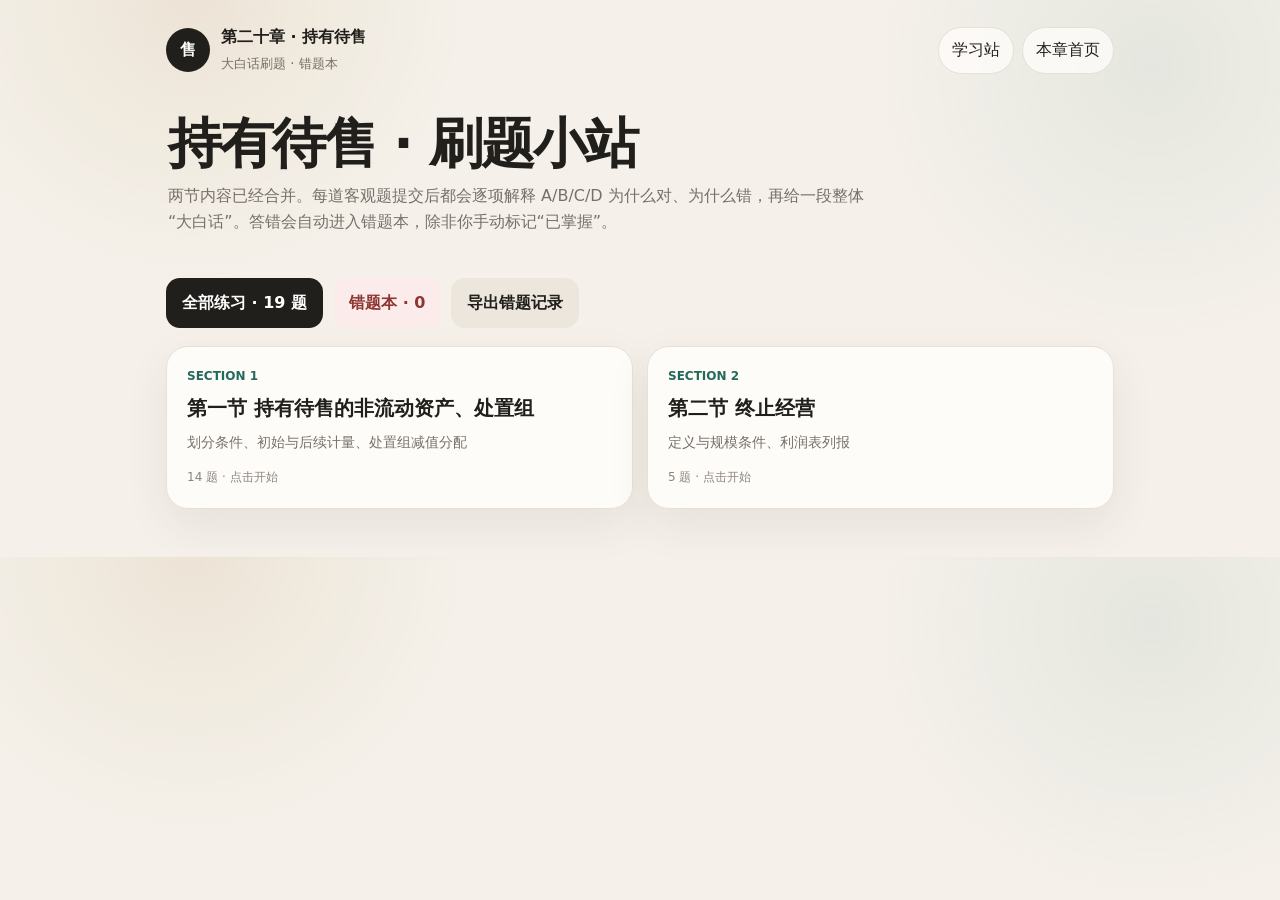
<file: chapter20/practice.html>
<!doctype html><html lang="zh-CN"><head><meta charset="utf-8"><meta name="viewport" content="width=device-width,initial-scale=1"><title>第二十章 · 练</title></head><body><p id="loading" style="font-family:-apple-system,BlinkMacSystemFont,'PingFang SC',sans-serif;padding:24px;color:#666">正在加载第二十章题库…</p><script>(async()=>{try{const [headRes,tailRes]=await Promise.all([fetch('practice.head.txt',{cache:'no-store'}),fetch('practice.data.txt',{cache:'no-store'})]);if(!headRes.ok)throw new Error(`practice.head.txt 加载失败（HTTP ${headRes.status}）`);if(!tailRes.ok)throw new Error(`practice.data.txt 加载失败（HTTP ${tailRes.status}）`);const head=(await headRes.text()).trim();const tail=(await tailRes.text()).trim();const b64=head+tail;if(head.length!==2600||tail.length!==17108||b64.length!==19708||!b64.startsWith('H4sI'))throw new Error('题库数据不完整，请刷新后重试');if(!('DecompressionStream' in window))throw new Error('当前浏览器版本过旧，不支持题库解压，请升级浏览器');const bin=Uint8Array.from(atob(b64),c=>c.charCodeAt(0));const html=await new Response(new Blob([bin]).stream().pipeThrough(new DecompressionStream('gzip'))).text();if(!html.includes('持有待售 · 刷题小站')||!html.includes('错题本')||!html.includes('const QUESTIONS='))throw new Error('题库内容校验失败');document.open();document.write(html);document.close()}catch(e){console.error(e);document.body.innerHTML=`<div style="font-family:-apple-system,BlinkMacSystemFont,'PingFang SC',sans-serif;max-width:720px;margin:40px auto;padding:24px"><h2>第二十章加载失败</h2><p>${String(e)}</p><p>请刷新页面；如果仍失败，请返回学习站首页。</p><p><a href="../index.html">← 返回学习站</a></p></div>`}})();</script></body></html>
</file>
